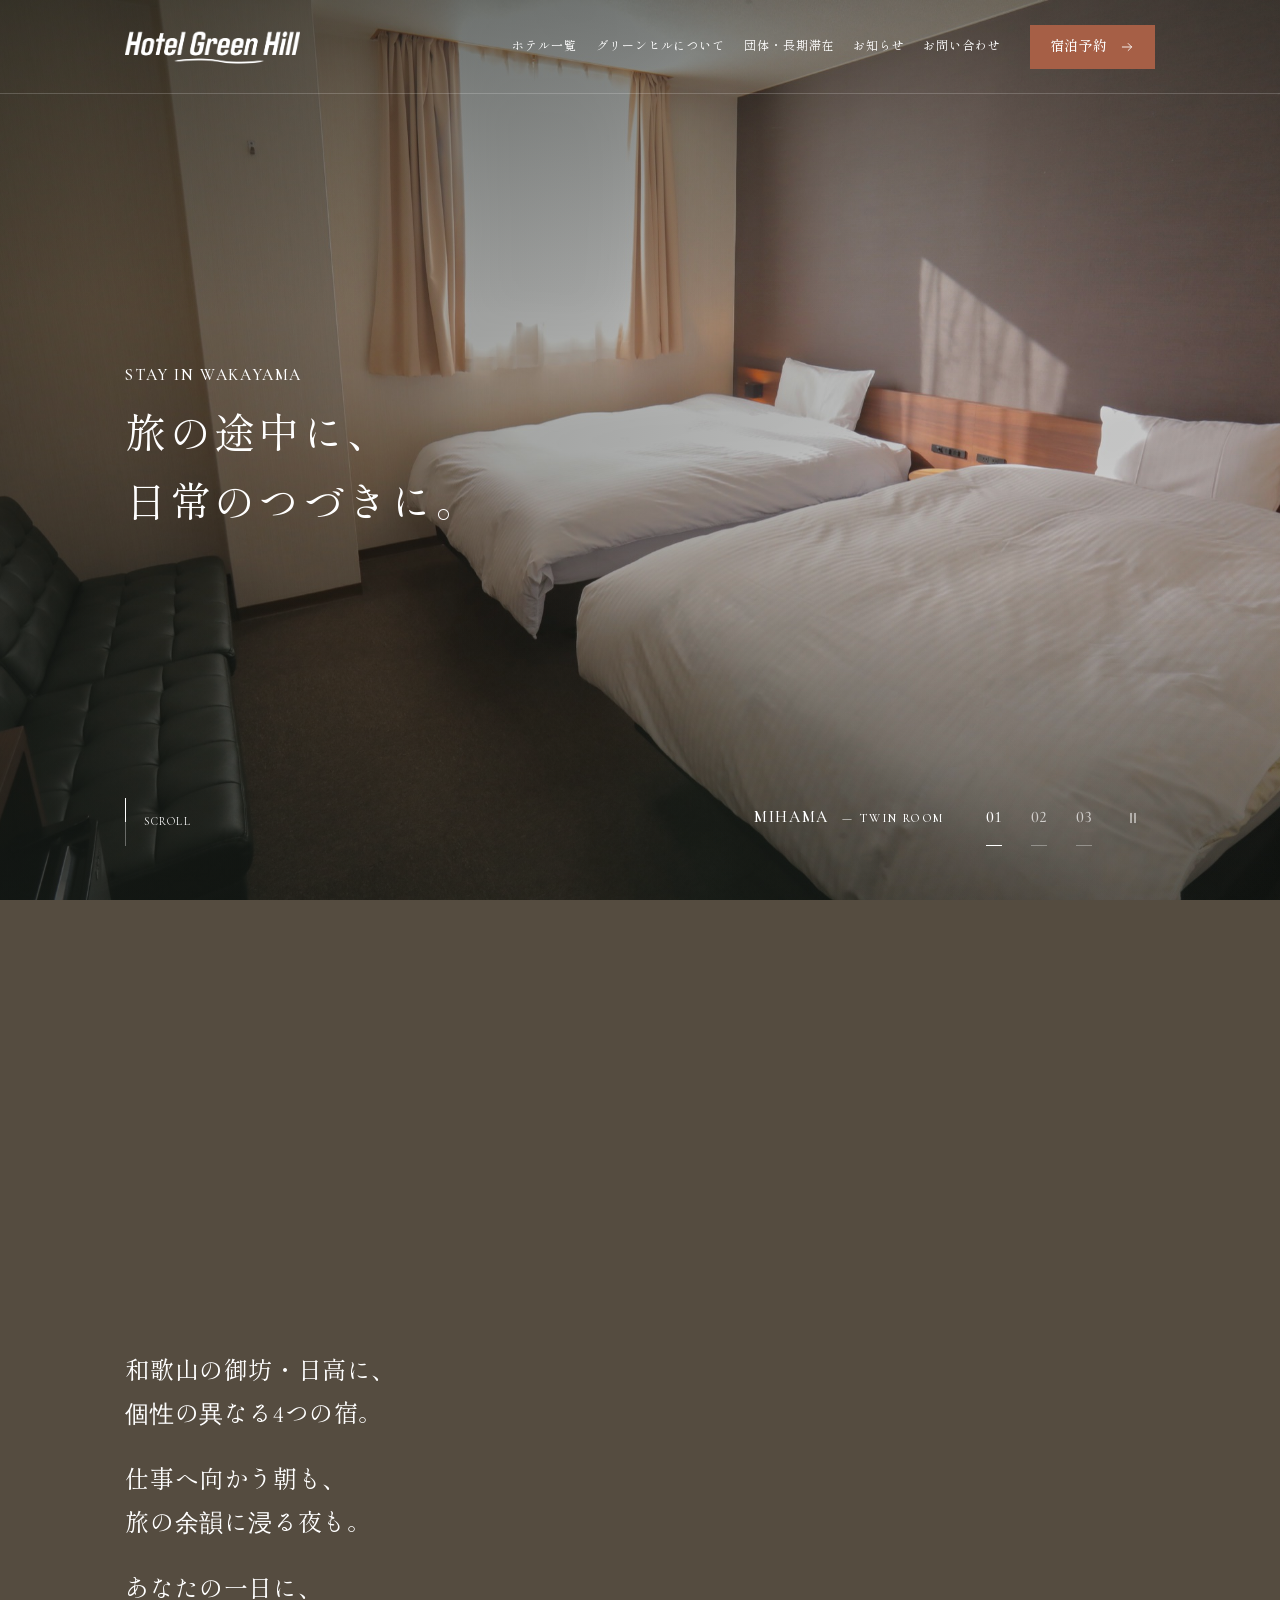
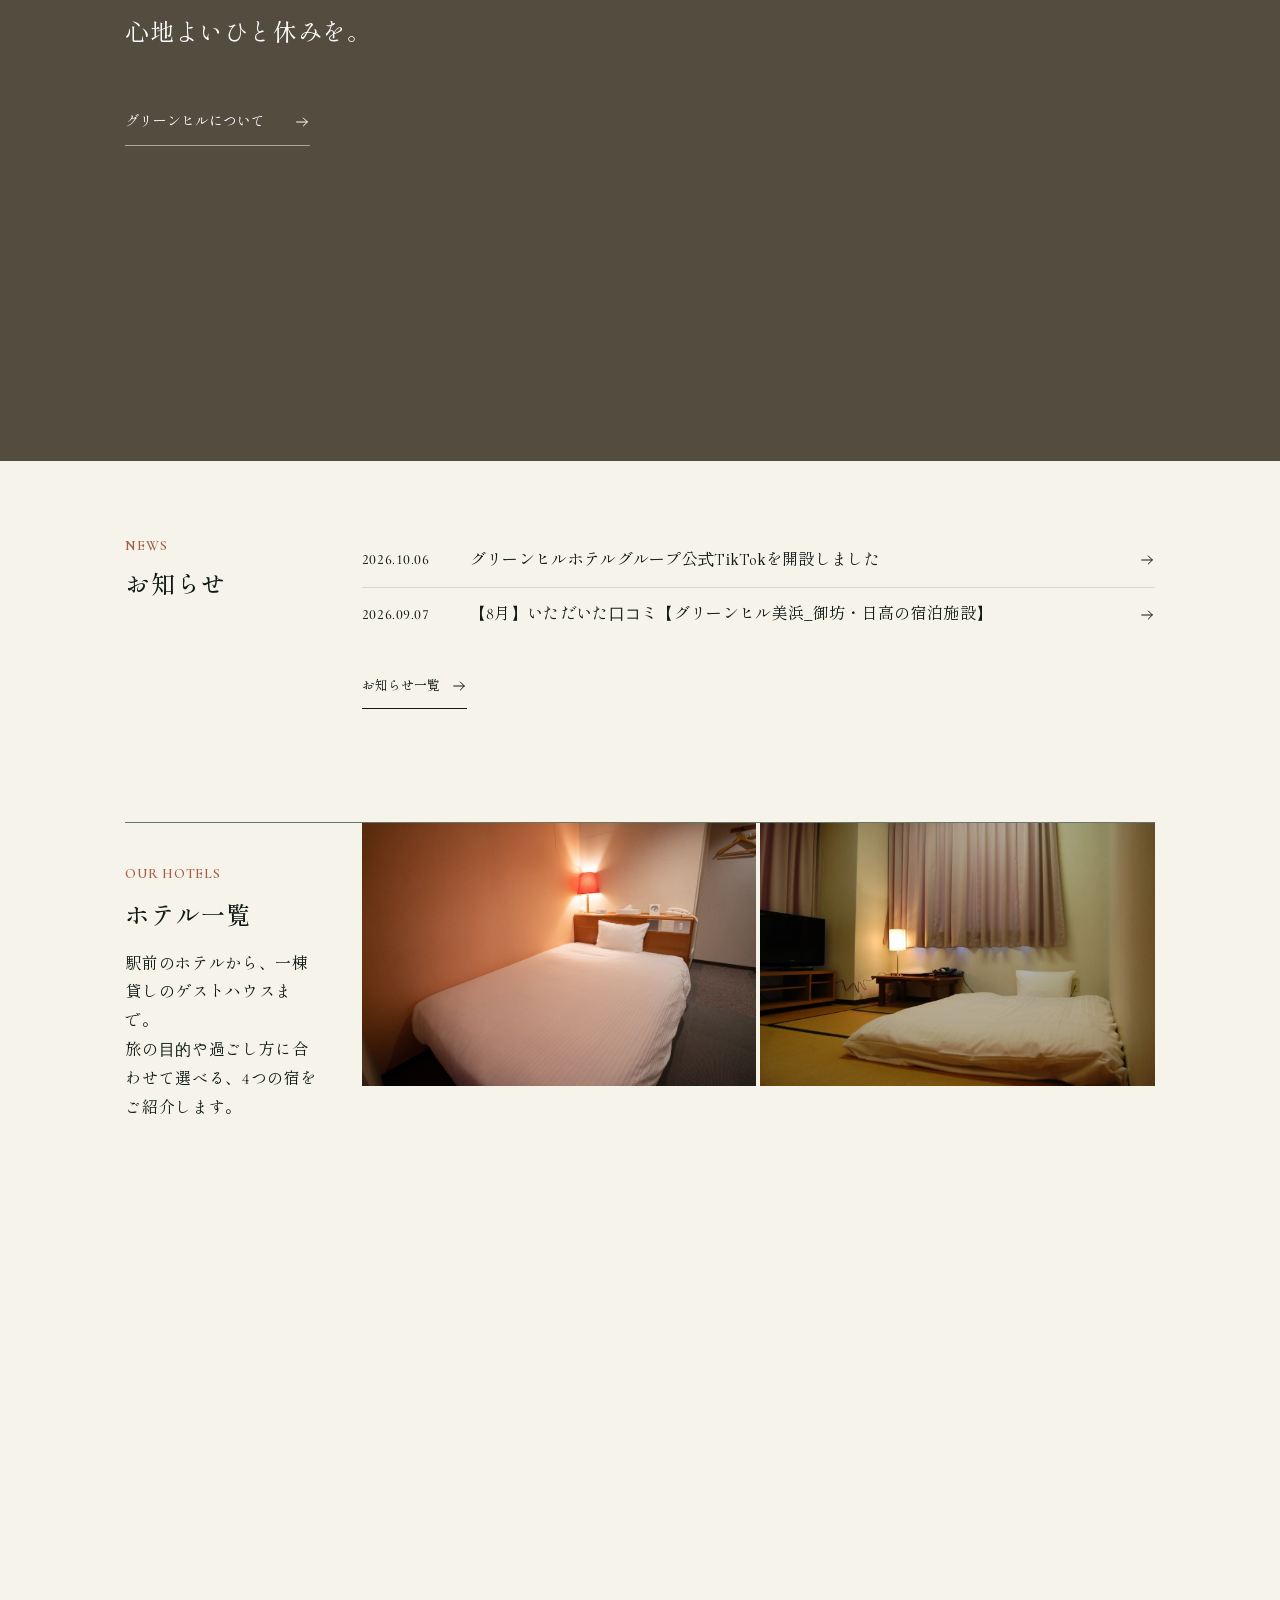
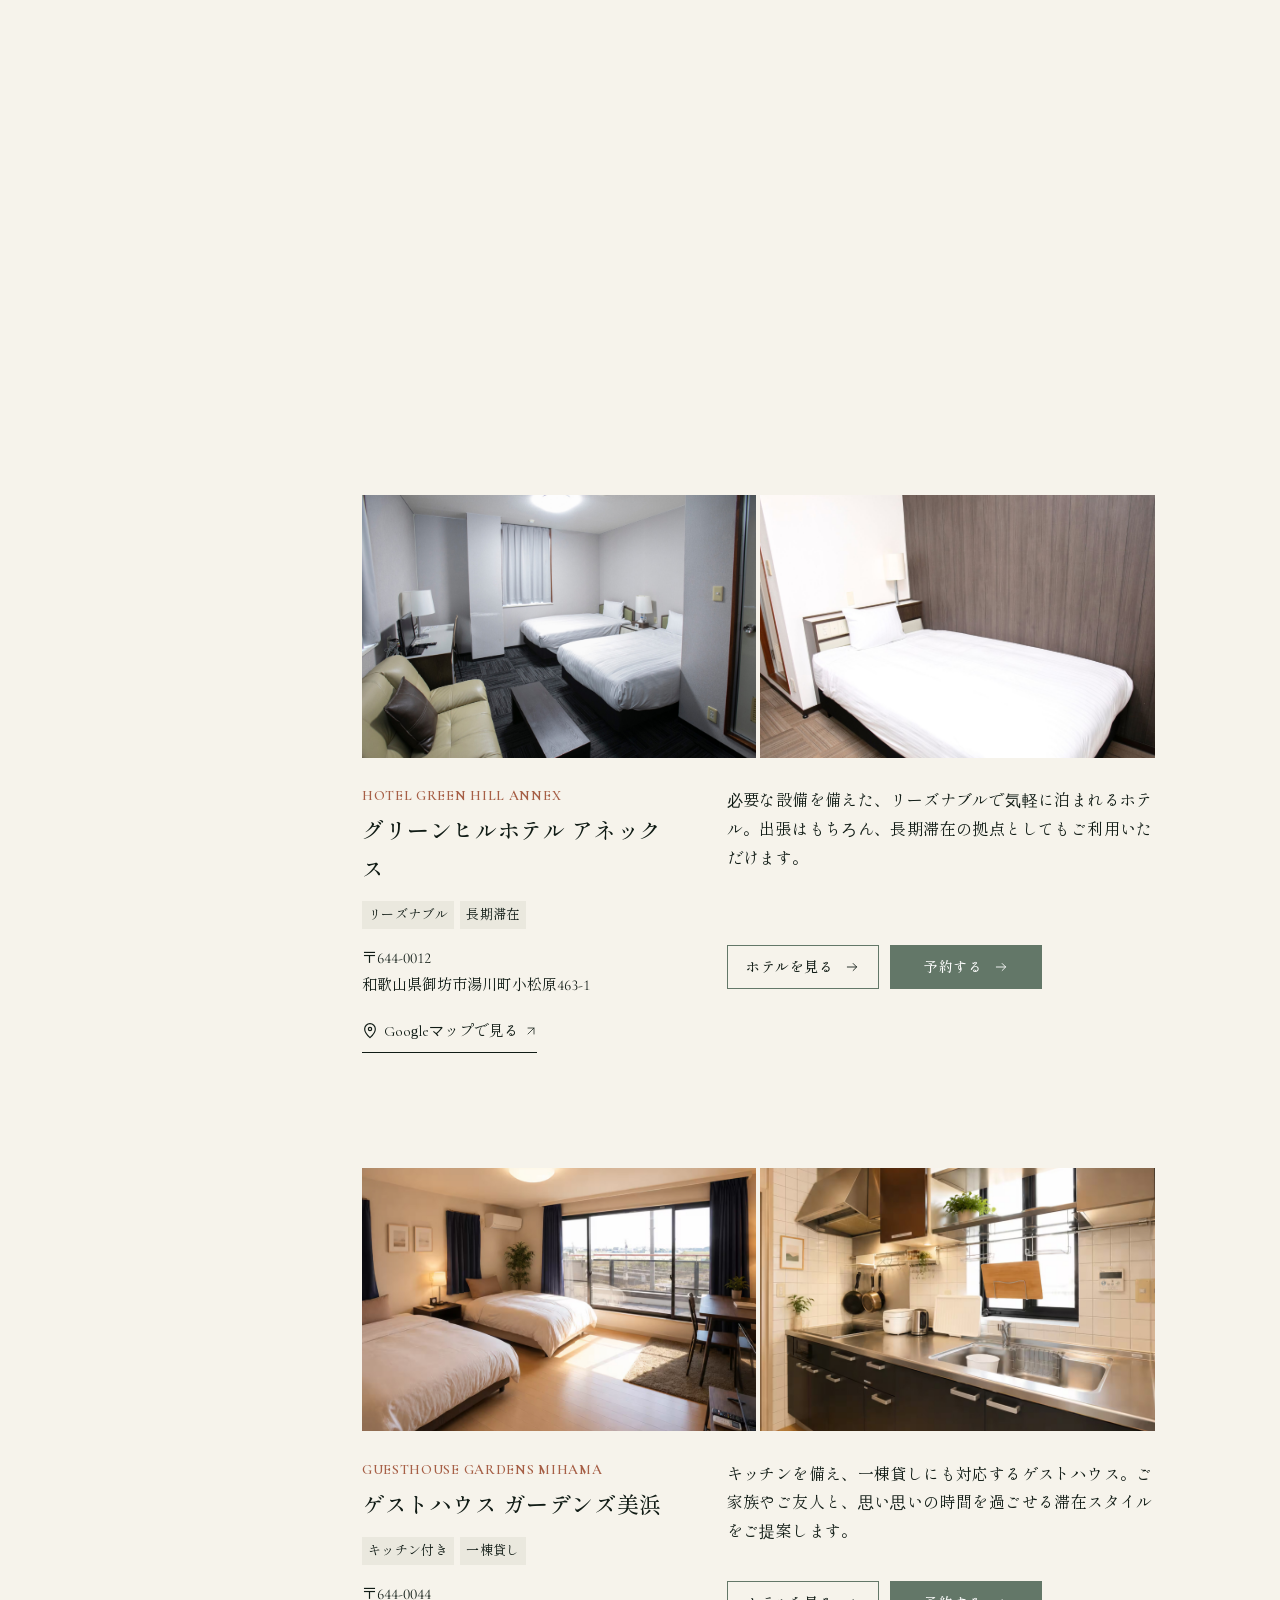
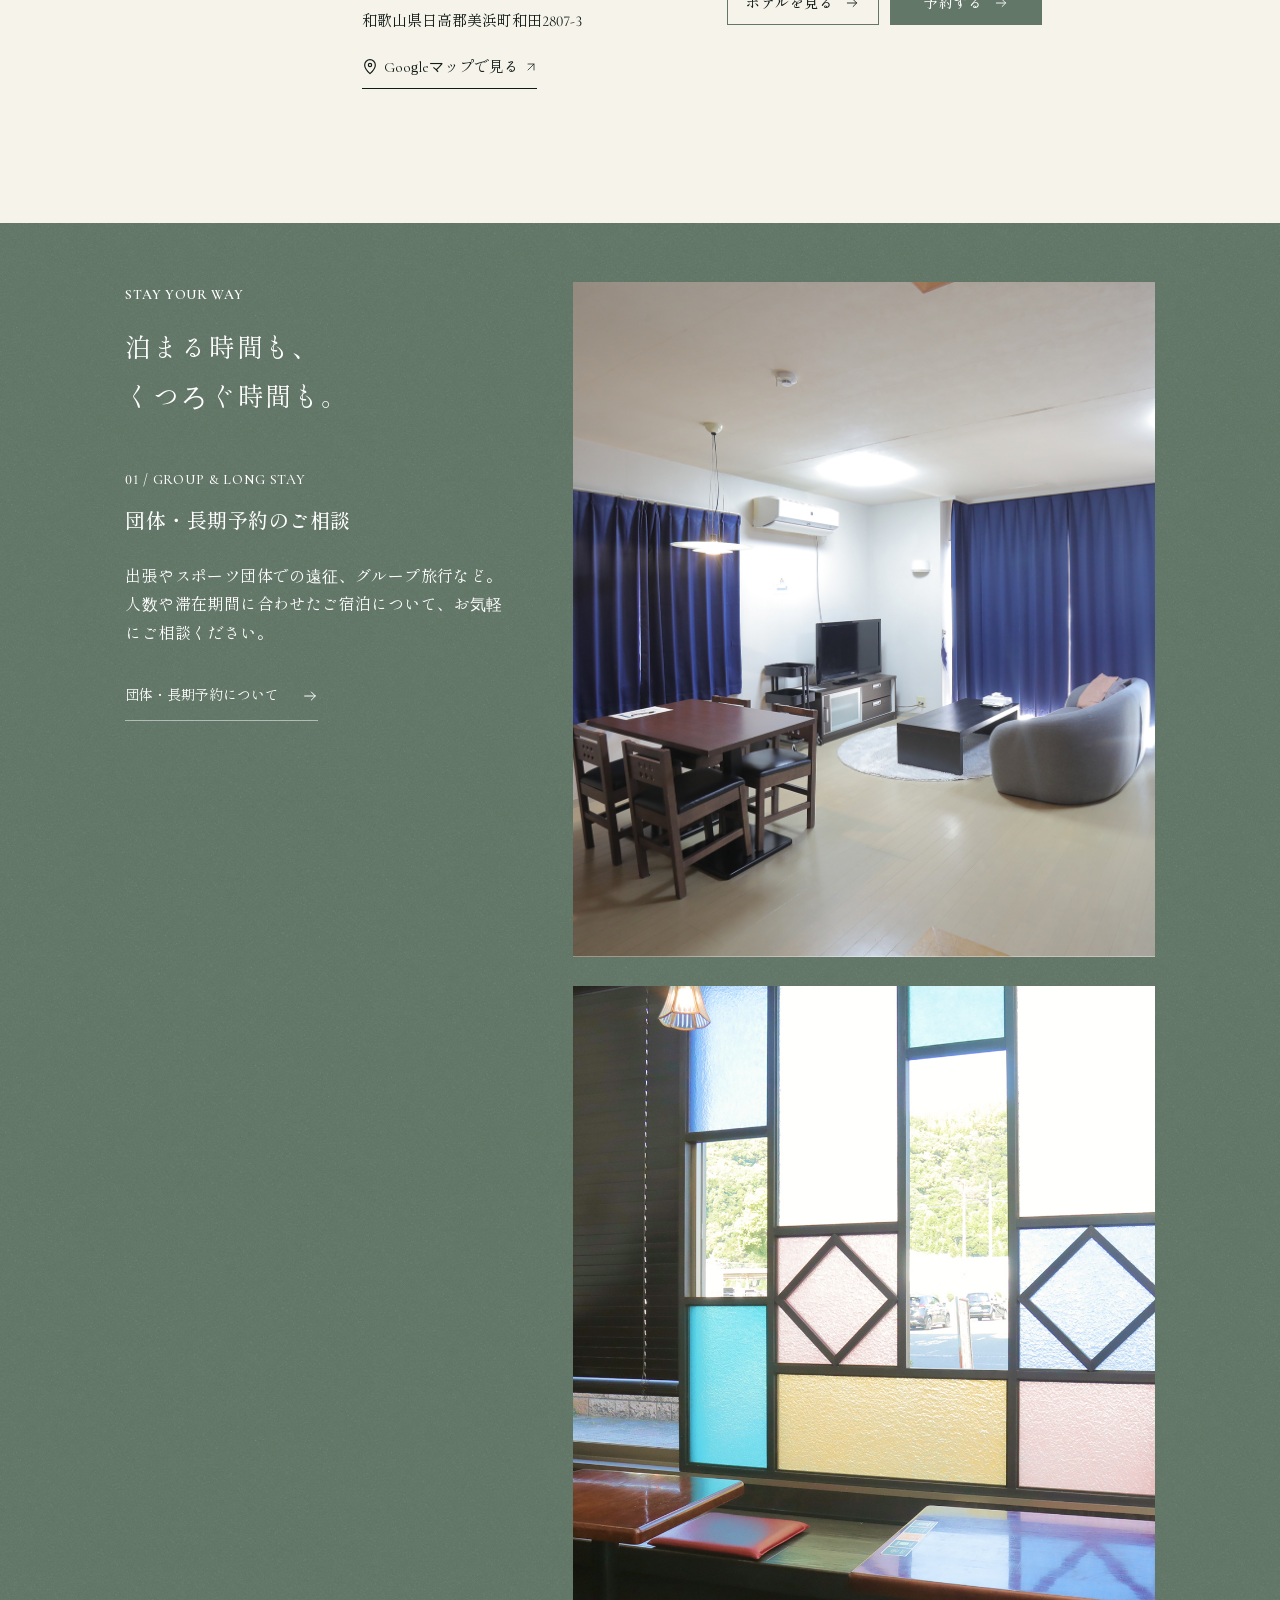
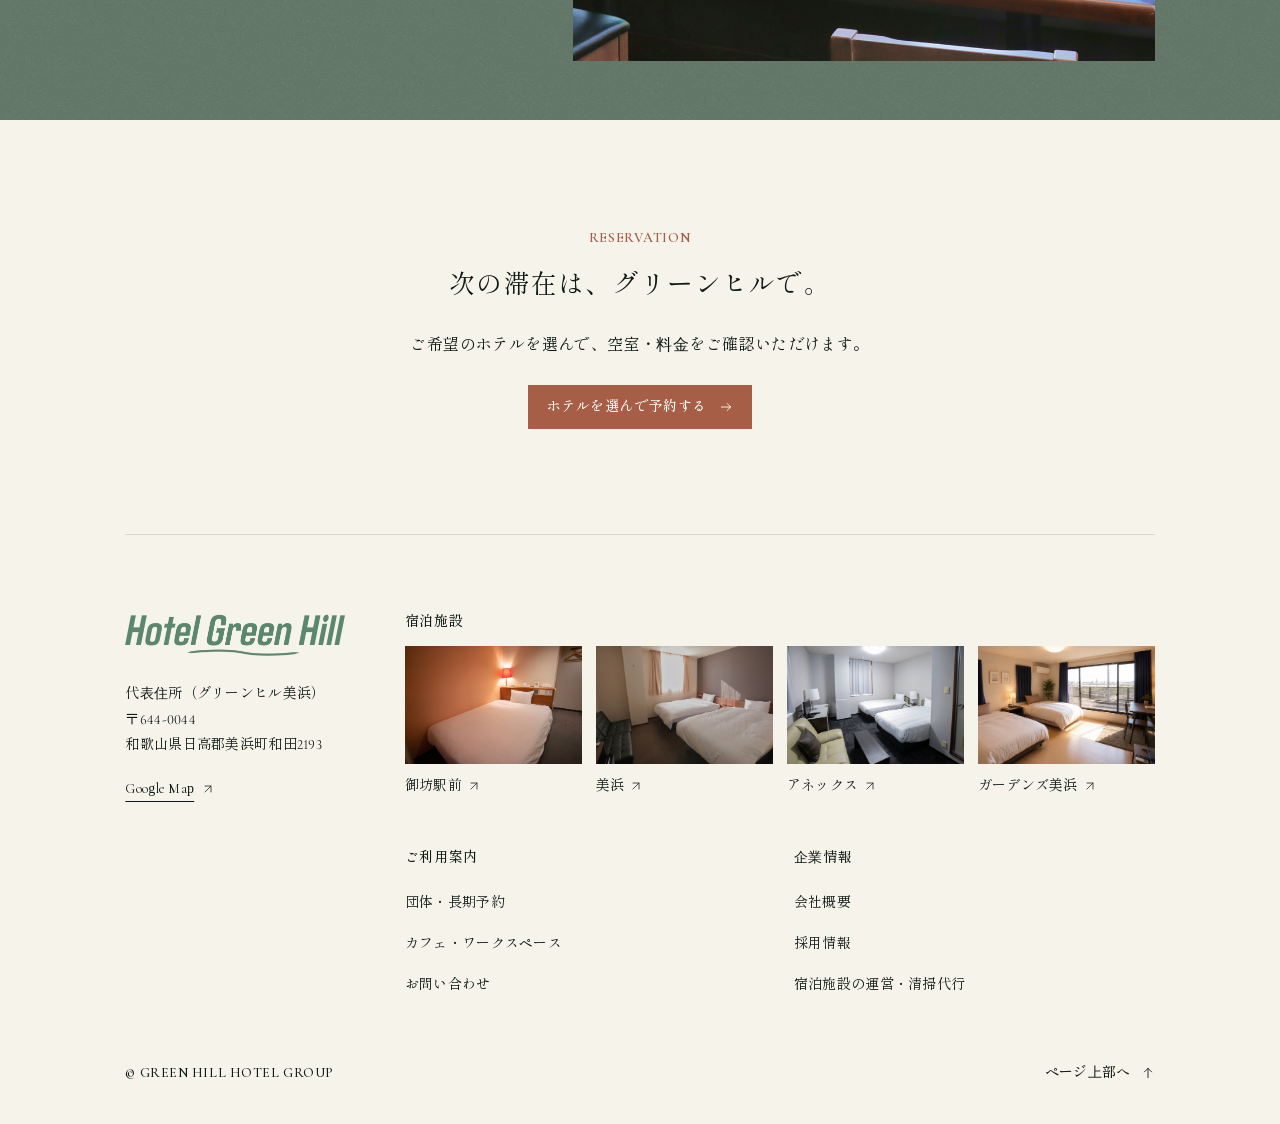
<file: index.html>
<!DOCTYPE html>
<html lang="ja">
<head>
  <meta charset="utf-8">
  <meta name="viewport" content="width=device-width, initial-scale=1">
  <meta name="robots" content="noindex, nofollow, noarchive">
  <meta name="description" content="和歌山・御坊と日高で、あなたらしい滞在を。グリーンヒルホテルグループのトップページ・リデザイン案。">
  <meta name="theme-color" content="#f6f3eb">
  <title>GREEN HILL HOTEL GROUP | トップページ デザイン案</title>
  <script>
    (() => {
      const navigation = performance.getEntriesByType("navigation")[0];
      if (matchMedia("(prefers-reduced-motion: reduce)").matches || location.hash || navigation?.type === "back_forward") return;
      document.documentElement.classList.add("has-opening");
      // Always uncover the page, even if the main script fails to load.
      window.greenhillOpeningTimeout = setTimeout(() => {
        document.documentElement.classList.remove("has-opening", "is-opening-exiting");
        window.dispatchEvent(new Event("opening:timeout"));
      }, 3500);
    })();
  </script>
  <link rel="icon" href="assets/favicon.png">
  <link rel="stylesheet" href="assets/fonts/fonts.css">
  <link rel="stylesheet" href="style.css">
  <script src="script.js" defer></script>
</head>
<body>
  <div class="opening-screen" aria-hidden="true">
    <img class="opening-logo" src="assets/logo.png" width="1756" height="394" alt="">
  </div>
  <svg class="icon-definitions" xmlns="http://www.w3.org/2000/svg" aria-hidden="true" focusable="false"><defs>
    <symbol id="icon-arrow-right" viewBox="0 0 24 24"><path d="M4 12h16m-6-6 6 6-6 6"/></symbol>
    <symbol id="icon-arrow-up-right" viewBox="0 0 24 24"><path d="M6 18 18 6M6 6h12v12"/></symbol>
    <symbol id="icon-arrow-up" viewBox="0 0 24 24"><path d="M12 20V4m-6 6 6-6 6 6"/></symbol>
    <symbol id="icon-close" viewBox="0 0 24 24"><path d="m6 6 12 12M6 18 18 6"/></symbol>
    <symbol id="icon-map-pin" viewBox="0 0 24 24"><path d="M20 9c0 6-8 13-8 13S4 15 4 9a8 8 0 1 1 16 0Z"/><circle cx="12" cy="9" r="2.5"/></symbol>
  </defs></svg>

  <a class="skip-link" href="#main">本文へ移動</a>
  <header class="header" id="header">
    <a class="brand" href="#top" aria-label="グリーンヒルホテルグループ トップ">
      <img class="brand-dark" src="assets/logo.png" width="1756" height="394" alt="Hotel Green Hill">
      <img class="brand-light" src="assets/logo-white.png" alt="" aria-hidden="true">
    </a>
    <nav class="desktop-nav" aria-label="メインナビゲーション">
      <a href="#hotels">ホテル一覧</a>
      <a href="#about">グリーンヒルについて</a>
      <a href="group/">団体・長期滞在</a>
      <a href="#news">お知らせ</a>
      <a href="https://hotel-greenhill.jp/mihama/contact/">お問い合わせ</a>
    </nav>
    <div class="header-actions">
      <button class="reserve-button" type="button" data-reserve><span>宿泊予約</span><svg class="icon" viewBox="0 0 24 24" aria-hidden="true" focusable="false"><use href="#icon-arrow-right"></use></svg></button>
      <button class="menu-button" type="button" aria-label="メニューを開く" aria-haspopup="dialog" aria-controls="menu-dialog"><span></span><span></span></button>
    </div>
  </header>

  <main id="main">
    <section class="hero" id="top" aria-labelledby="hero-title">
      <div class="hero-stage">
        <div class="hero-images" aria-hidden="true">
          <img class="hero-image is-active" src="assets/mihama-room.jpg" alt="" width="2000" height="1333" fetchpriority="high" data-slide="0" data-caption="MIHAMA" data-detail="— TWIN ROOM" data-label="美浜の客室を表示">
          <img class="hero-image hero-image-japanese" src="assets/selected/gardens-japanese.jpg" alt="" width="2048" height="1366" data-slide="1" data-caption="GARDENS MIHAMA" data-detail="— JAPANESE ROOM" data-label="ガーデンズ美浜の日差しの入る和室を表示">
          <img class="hero-image hero-image-station" src="assets/station-room.jpg" alt="" width="2000" height="1333" data-slide="2" data-caption="GOBO STATION" data-detail="— SINGLE ROOM" data-label="御坊駅前のシングルルームを表示">
          <img class="hero-image" src="assets/annex-room.jpg" alt="" width="2000" height="1333" data-slide="3" data-caption="ANNEX" data-detail="— TWIN ROOM" data-label="アネックスのツインルームを表示">
        </div>
        <div class="hero-shade"></div>
      </div>
      <div class="hero-controls-layer">
        <div class="hero-controls">
          <div class="hero-pagination" aria-label="メイン写真の切り替え">
            <p id="slide-caption" aria-live="off">MIHAMA <span>— TWIN ROOM</span></p>
            <div class="slide-buttons">
              <button type="button" class="is-active" data-go-slide="0" aria-label="美浜の客室を表示" aria-pressed="true">01</button>
              <button type="button" data-go-slide="1" aria-label="ガーデンズ美浜の日差しの入る和室を表示" aria-pressed="false">02</button>
              <button type="button" data-go-slide="2" aria-label="御坊駅前のシングルルームを表示" aria-pressed="false">03</button>
              <button type="button" class="hero-playback" aria-label="写真の自動切り替えを一時停止" title="写真の自動切り替えを一時停止" hidden><svg class="icon" viewBox="0 0 24 24" aria-hidden="true" focusable="false"><path d="M9 5v14M15 5v14"></path></svg></button>
            </div>
          </div>
        </div>
      </div>
      <div class="hero-opening">
        <div class="hero-heading">
          <p class="hero-eyebrow">STAY IN WAKAYAMA</p>
          <h1 id="hero-title">旅の途中に、<br>日常のつづきに。</h1>
        </div>
        <div class="hero-bottom">
          <a class="scroll-link" href="#about"><span class="scroll-line" aria-hidden="true"></span><span>SCROLL</span></a>
        </div>
      </div>
      <div class="hero-introduction section-container">
        <div class="hero-introduction-copy" id="about" tabindex="-1">
          <p class="hero-subtitle">和歌山の御坊・日高に、<br>個性の異なる4つの宿。</p>
          <p class="hero-subtitle">仕事へ向かう朝も、<br>旅の余韻に浸る夜も。</p>
          <p class="hero-subtitle">あなたの一日に、<br>心地よいひと休みを。</p>
          <a class="text-link" href="https://hotel-greenhill.jp/company/">グリーンヒルについて <svg class="icon" viewBox="0 0 24 24" aria-hidden="true" focusable="false"><use href="#icon-arrow-right"></use></svg></a>
        </div>
      </div>
    </section>

    <section class="news section-container" id="news" aria-labelledby="news-title">
      <div class="news-heading">
        <p class="eyebrow">NEWS</p>
        <h2 id="news-title">お知らせ</h2>
      </div>
      <div class="news-list">
        <a class="news-item" href="https://hotel-greenhill.jp/news/%e3%82%b0%e3%83%aa%e3%83%bc%e3%83%b3%e3%83%92%e3%83%ab%e3%83%9b%e3%83%86%e3%83%ab%e3%82%b0%e3%83%ab%e3%83%bc%e3%83%97%e5%85%ac%e5%bc%8ftiktok%e3%82%92%e9%96%8b%e8%a8%ad%e3%81%97%e3%81%be%e3%81%97/"><time datetime="2026-10-06">2026.10.06</time><h3>グリーンヒルホテルグループ公式TikTokを開設しました</h3><svg class="icon" viewBox="0 0 24 24" aria-hidden="true" focusable="false"><use href="#icon-arrow-right"></use></svg></a>
        <a class="news-item" href="https://hotel-greenhill.jp/news/%ef%bc%97%e6%9c%88%e3%80%91%e3%81%84%e3%81%9f%e3%81%a0%e3%81%84%e3%81%9f%e5%8f%a3%e3%82%b3%e3%83%9f%e3%80%90%e3%82%b0%e3%83%aa%e3%83%bc%e3%83%b3%e3%83%92%e3%83%ab%e7%be%8e%e6%b5%9c_%e5%be%a1%e5%9d%8a/"><time datetime="2026-09-07">2026.09.07</time><h3>【8月】いただいた口コミ【グリーンヒル美浜_御坊・日高の宿泊施設】</h3><svg class="icon" viewBox="0 0 24 24" aria-hidden="true" focusable="false"><use href="#icon-arrow-right"></use></svg></a>
        <a class="text-link news-more" href="https://hotel-greenhill.jp/news/">お知らせ一覧 <svg class="icon" viewBox="0 0 24 24" aria-hidden="true" focusable="false"><use href="#icon-arrow-right"></use></svg></a>
      </div>
    </section>

    <section class="hotels" id="hotels" aria-labelledby="hotels-title">
      <div class="hotels-layout section-container">
        <div class="hotels-heading">
          <p class="eyebrow">OUR HOTELS</p>
          <h2 id="hotels-title">ホテル一覧</h2>
          <p class="hotels-lead">
            <span>駅前のホテルから、一棟貸しのゲストハウスまで。</span>
            <span>旅の目的や過ごし方に合わせて選べる、4つの宿をご紹介します。</span>
          </p>
        </div>

        <div class="hotels-list">
          <article class="hotel" id="station" aria-labelledby="station-title">
            <div class="hotel-gallery" role="region" aria-label="グリーンヒルホテル 御坊駅前の室内写真" tabindex="0">
              <figure class="hotel-main-photo"><a href="https://hotel-greenhill.jp/gobo-station/"><img src="assets/station-room.jpg" width="2000" height="1333" loading="lazy" alt="御坊駅前の暖かな照明と白いベッドのシングルルーム"></a></figure>
              <figure class="hotel-detail-photo"><a href="https://hotel-greenhill.jp/gobo-station/"><img src="assets/selected/station-japanese.jpg" width="622" height="413" loading="lazy" alt="グリーンヒルホテル御坊駅前の布団と畳のある和室"></a></figure>
            </div>
            <div class="hotel-info">
              <div class="hotel-heading">
                <p class="hotel-name-en">HOTEL GREEN HILL GOBO STATION</p>
                <h3 id="station-title" class="hotel-name">グリーンヒルホテル 御坊駅前</h3>
                <ul class="hotel-features" aria-label="ホテルの特徴"><li>駅徒歩1分</li><li>和室あり</li></ul>
              </div>
              <div class="hotel-body">
                <p class="hotel-description">JR御坊駅から徒歩約1分。電車での出張や観光の拠点に便利なホテルです。シングルルームから和室まで、旅のスタイルに合わせてお選びいただけます。</p>
              </div>
              <div class="hotel-location">
                <address class="hotel-address"><span>〒644-0012</span>和歌山県御坊市湯川町小松原366-27</address>
                <a class="hotel-map" href="https://www.google.com/maps/search/?api=1&amp;query=%E3%82%B0%E3%83%AA%E3%83%BC%E3%83%B3%E3%83%92%E3%83%AB%E3%83%9B%E3%83%86%E3%83%AB%20%E5%BE%A1%E5%9D%8A%E9%A7%85%E5%89%8D%20%E5%92%8C%E6%AD%8C%E5%B1%B1%E7%9C%8C%E5%BE%A1%E5%9D%8A%E5%B8%82%E6%B9%AF%E5%B7%9D%E7%94%BA%E5%B0%8F%E6%9D%BE%E5%8E%9F366-27" target="_blank" rel="noopener noreferrer" aria-label="グリーンヒルホテル 御坊駅前のGoogleマップを開く（新しいタブ）"><svg class="icon icon-map-pin" viewBox="0 0 24 24" aria-hidden="true" focusable="false"><use href="#icon-map-pin"></use></svg>Googleマップで見る <svg class="icon" viewBox="0 0 24 24" aria-hidden="true" focusable="false"><use href="#icon-arrow-up-right"></use></svg></a>
              </div>
              <div class="hotel-links">
                <a class="hotel-button" href="https://hotel-greenhill.jp/gobo-station/">ホテルを見る <svg class="icon" viewBox="0 0 24 24" aria-hidden="true" focusable="false"><use href="#icon-arrow-right"></use></svg></a>
                <a class="hotel-button hotel-button-reserve" href="https://g-gobostation.rwiths.net/r-withs/tfi0010a.do" target="_blank" rel="noopener noreferrer" aria-label="グリーンヒルホテル 御坊駅前を予約する（新しいタブ）">予約する <svg class="icon" viewBox="0 0 24 24" aria-hidden="true" focusable="false"><use href="#icon-arrow-right"></use></svg></a>
              </div>
            </div>
          </article>

          <article class="hotel" id="mihama" aria-labelledby="mihama-title">
            <div class="hotel-gallery" role="region" aria-label="グリーンヒルホテル 美浜の室内写真" tabindex="0">
              <figure class="hotel-main-photo"><a href="https://hotel-greenhill.jp/mihama/"><img src="assets/mihama-room.jpg" width="2000" height="1333" loading="lazy" alt="日差しが差し込むグリーンヒルホテル美浜のツインルーム"></a></figure>
              <figure class="hotel-detail-photo"><a href="https://hotel-greenhill.jp/mihama/"><img src="assets/mihama-japanese-room.jpg" width="1600" height="1066" loading="lazy" alt="グリーンヒルホテル美浜の和室"></a></figure>
            </div>
            <div class="hotel-info">
              <div class="hotel-heading">
                <p class="hotel-name-en">HOTEL GREEN HILL MIHAMA</p>
                <h3 id="mihama-title" class="hotel-name">グリーンヒルホテル 美浜</h3>
                <ul class="hotel-features" aria-label="ホテルの特徴"><li>選べる客室</li><li>周辺に飲食店</li></ul>
              </div>
              <div class="hotel-body">
                <p class="hotel-description">周辺には飲食店が多く、お食事にも便利な立地。シングル・ツイン・ダブル・和室など、人数や目的に合わせた多彩な客室を備えています。</p>
              </div>
              <div class="hotel-location">
                <address class="hotel-address"><span>〒644-0044</span>和歌山県日高郡美浜町和田2193</address>
                <a class="hotel-map" href="https://www.google.com/maps/search/?api=1&amp;query=%E3%82%B0%E3%83%AA%E3%83%BC%E3%83%B3%E3%83%92%E3%83%AB%E3%83%9B%E3%83%86%E3%83%AB%20%E7%BE%8E%E6%B5%9C%20%E5%92%8C%E6%AD%8C%E5%B1%B1%E7%9C%8C%E6%97%A5%E9%AB%98%E9%83%A1%E7%BE%8E%E6%B5%9C%E7%94%BA%E5%92%8C%E7%94%B02193" target="_blank" rel="noopener noreferrer" aria-label="グリーンヒルホテル 美浜のGoogleマップを開く（新しいタブ）"><svg class="icon icon-map-pin" viewBox="0 0 24 24" aria-hidden="true" focusable="false"><use href="#icon-map-pin"></use></svg>Googleマップで見る <svg class="icon" viewBox="0 0 24 24" aria-hidden="true" focusable="false"><use href="#icon-arrow-up-right"></use></svg></a>
              </div>
              <div class="hotel-links">
                <a class="hotel-button" href="https://hotel-greenhill.jp/mihama/">ホテルを見る <svg class="icon" viewBox="0 0 24 24" aria-hidden="true" focusable="false"><use href="#icon-arrow-right"></use></svg></a>
                <a class="hotel-button hotel-button-reserve" href="https://g-mihama.rwiths.net/r-withs/tfi0010a.do" target="_blank" rel="noopener noreferrer" aria-label="グリーンヒルホテル 美浜を予約する（新しいタブ）">予約する <svg class="icon" viewBox="0 0 24 24" aria-hidden="true" focusable="false"><use href="#icon-arrow-right"></use></svg></a>
              </div>
            </div>
          </article>

          <article class="hotel" id="annex" aria-labelledby="annex-title">
            <div class="hotel-gallery" role="region" aria-label="グリーンヒルホテル アネックスの室内写真" tabindex="0">
              <figure class="hotel-main-photo"><a href="https://hotel-greenhill.jp/annex/"><img src="assets/annex-room.jpg" width="2000" height="1333" loading="lazy" alt="アネックスの白いベッドとグレーの壁のツインルーム"></a></figure>
              <figure class="hotel-detail-photo"><a href="https://hotel-greenhill.jp/annex/"><img src="assets/selected/annex-single.jpg" width="2000" height="1125" loading="lazy" alt="アネックスの白いベッドと木目の壁のシングルルーム"></a></figure>
            </div>
            <div class="hotel-info">
              <div class="hotel-heading">
                <p class="hotel-name-en">HOTEL GREEN HILL ANNEX</p>
                <h3 id="annex-title" class="hotel-name">グリーンヒルホテル アネックス</h3>
                <ul class="hotel-features" aria-label="ホテルの特徴"><li>リーズナブル</li><li>長期滞在</li></ul>
              </div>
              <div class="hotel-body">
                <p class="hotel-description">必要な設備を備えた、リーズナブルで気軽に泊まれるホテル。出張はもちろん、長期滞在の拠点としてもご利用いただけます。</p>
              </div>
              <div class="hotel-location">
                <address class="hotel-address"><span>〒644-0012</span>和歌山県御坊市湯川町小松原463-1</address>
                <a class="hotel-map" href="https://www.google.com/maps/search/?api=1&amp;query=%E3%82%B0%E3%83%AA%E3%83%BC%E3%83%B3%E3%83%92%E3%83%AB%E3%83%9B%E3%83%86%E3%83%AB%20%E3%82%A2%E3%83%8D%E3%83%83%E3%82%AF%E3%82%B9%20%E5%92%8C%E6%AD%8C%E5%B1%B1%E7%9C%8C%E5%BE%A1%E5%9D%8A%E5%B8%82%E6%B9%AF%E5%B7%9D%E7%94%BA%E5%B0%8F%E6%9D%BE%E5%8E%9F463-1" target="_blank" rel="noopener noreferrer" aria-label="グリーンヒルホテル アネックスのGoogleマップを開く（新しいタブ）"><svg class="icon icon-map-pin" viewBox="0 0 24 24" aria-hidden="true" focusable="false"><use href="#icon-map-pin"></use></svg>Googleマップで見る <svg class="icon" viewBox="0 0 24 24" aria-hidden="true" focusable="false"><use href="#icon-arrow-up-right"></use></svg></a>
              </div>
              <div class="hotel-links">
                <a class="hotel-button" href="https://hotel-greenhill.jp/annex/">ホテルを見る <svg class="icon" viewBox="0 0 24 24" aria-hidden="true" focusable="false"><use href="#icon-arrow-right"></use></svg></a>
                <a class="hotel-button hotel-button-reserve" href="https://greenhill-gobo.rwiths.net/r-withs/tfi0010a.do" target="_blank" rel="noopener noreferrer" aria-label="グリーンヒルホテル アネックスを予約する（新しいタブ）">予約する <svg class="icon" viewBox="0 0 24 24" aria-hidden="true" focusable="false"><use href="#icon-arrow-right"></use></svg></a>
              </div>
            </div>
          </article>

          <article class="hotel" id="gardens" aria-labelledby="gardens-title">
            <div class="hotel-gallery" role="region" aria-label="ゲストハウス ガーデンズ美浜の室内写真" tabindex="0">
              <figure class="hotel-main-photo"><a href="https://hotel-greenhill.jp/guesthousemihama/"><img src="assets/selected/gardens-bedroom.jpg" width="936" height="730" loading="lazy" alt="ガーデンズ美浜の窓から日差しが入るベッド2台の南ルーム"></a></figure>
              <figure class="hotel-detail-photo"><a href="https://hotel-greenhill.jp/guesthousemihama/"><img src="assets/selected/gardens-kitchen.jpg" width="1040" height="586" loading="lazy" alt="ガーデンズ美浜のキッチン"></a></figure>
            </div>
            <div class="hotel-info">
              <div class="hotel-heading">
                <p class="hotel-name-en">GUESTHOUSE GARDENS MIHAMA</p>
                <h3 id="gardens-title" class="hotel-name">ゲストハウス ガーデンズ美浜</h3>
                <ul class="hotel-features" aria-label="ホテルの特徴"><li>キッチン付き</li><li>一棟貸し</li></ul>
              </div>
              <div class="hotel-body">
                <p class="hotel-description">キッチンを備え、一棟貸しにも対応するゲストハウス。ご家族やご友人と、思い思いの時間を過ごせる滞在スタイルをご提案します。</p>
              </div>
              <div class="hotel-location">
                <address class="hotel-address"><span>〒644-0044</span>和歌山県日高郡美浜町和田2807-3</address>
                <a class="hotel-map" href="https://www.google.com/maps/search/?api=1&amp;query=%E3%82%B2%E3%82%B9%E3%83%88%E3%83%8F%E3%82%A6%E3%82%B9%20%E3%82%AC%E3%83%BC%E3%83%87%E3%83%B3%E3%82%BA%E7%BE%8E%E6%B5%9C%20%E5%92%8C%E6%AD%8C%E5%B1%B1%E7%9C%8C%E6%97%A5%E9%AB%98%E9%83%A1%E7%BE%8E%E6%B5%9C%E7%94%BA%E5%92%8C%E7%94%B02807-3" target="_blank" rel="noopener noreferrer" aria-label="ゲストハウス ガーデンズ美浜のGoogleマップを開く（新しいタブ）"><svg class="icon icon-map-pin" viewBox="0 0 24 24" aria-hidden="true" focusable="false"><use href="#icon-map-pin"></use></svg>Googleマップで見る <svg class="icon" viewBox="0 0 24 24" aria-hidden="true" focusable="false"><use href="#icon-arrow-up-right"></use></svg></a>
              </div>
              <div class="hotel-links">
                <a class="hotel-button" href="https://hotel-greenhill.jp/guesthousemihama/">ホテルを見る <svg class="icon" viewBox="0 0 24 24" aria-hidden="true" focusable="false"><use href="#icon-arrow-right"></use></svg></a>
                <a class="hotel-button hotel-button-reserve" href="https://guesthousemihama.rwiths.net/r-withs/tfs0010a.do" target="_blank" rel="noopener noreferrer" aria-label="ゲストハウス ガーデンズ美浜を予約する（新しいタブ）">予約する <svg class="icon" viewBox="0 0 24 24" aria-hidden="true" focusable="false"><use href="#icon-arrow-right"></use></svg></a>
              </div>
            </div>
          </article>
        </div>
      </div>
    </section>

    <section class="stay" id="stay" aria-labelledby="stay-title">
      <div class="stay-layout section-container">
        <div class="stay-panel">
          <p class="eyebrow">STAY YOUR WAY</p>
          <h2 id="stay-title">泊まる時間も、<br>くつろぐ時間も。</h2>
          <div class="stay-details"></div>
        </div>
        <div class="stay-services">
          <article class="stay-service">
            <figure class="stay-photo stay-photo-group"><img src="assets/selected/gardens-group-living.jpg" width="2048" height="1366" loading="lazy" alt="ガーデンズ美浜のダイニングテーブルとソファのある一棟貸しのリビング"></figure>
            <div class="stay-copy">
              <p class="stay-copy-eyebrow">01 / GROUP & LONG STAY</p>
              <h3>団体・長期予約のご相談</h3>
              <p class="stay-description">出張やスポーツ団体での遠征、グループ旅行など。人数や滞在期間に合わせたご宿泊について、お気軽にご相談ください。</p>
              <a href="group/" class="stay-link">団体・長期予約について <svg class="icon" viewBox="0 0 24 24" aria-hidden="true" focusable="false"><use href="#icon-arrow-right"></use></svg></a>
            </div>
          </article>
          <article class="stay-service">
            <figure class="stay-photo stay-photo-cafe"><img src="assets/selected/station-cafe-seating.jpg" width="1500" height="1200" loading="lazy" alt="御坊駅前のカフェの窓際に並ぶテーブルと座席"></figure>
            <div class="stay-copy">
              <p class="stay-copy-eyebrow">02 / CAFE & WORK</p>
              <h3>カフェ・ワークスペース</h3>
              <p class="stay-description">旅の合間のひと休みや、仕事・勉強の時間に。御坊駅前のカフェで、ドリンクとともに思い思いの時間をお過ごしください。</p>
              <a href="https://hotel-greenhill.jp/cafe/" class="stay-link">カフェについて <svg class="icon" viewBox="0 0 24 24" aria-hidden="true" focusable="false"><use href="#icon-arrow-right"></use></svg></a>
            </div>
          </article>
        </div>
      </div>
    </section>

    <section class="contact section-container" id="reservation" aria-labelledby="contact-title">
      <div class="contact-copy">
        <p class="eyebrow">RESERVATION</p>
        <h2 id="contact-title"><span>次の滞在は、</span><span>グリーンヒルで。</span></h2>
        <p class="contact-description"><span>ご希望のホテルを選んで、</span><span>空室・料金をご確認いただけます。</span></p>
      </div>
      <button type="button" class="contact-reserve" data-reserve>ホテルを選んで予約する <svg class="icon" viewBox="0 0 24 24" aria-hidden="true" focusable="false"><use href="#icon-arrow-right"></use></svg></button>
    </section>
  </main>

  <footer class="footer" id="footer">
    <div class="footer-inner section-container">
      <div class="footer-layout">
        <div class="footer-identity">
          <a class="footer-brand" href="#top"><img src="assets/logo.png" alt="Hotel Green Hill" width="1756" height="394"></a>
          <address class="footer-address">
            <p><span>代表住所（グリーンヒル美浜）</span><span>〒644-0044</span><span>和歌山県日高郡美浜町和田2193</span></p>
            <a class="footer-map" href="https://www.google.com/maps/search/?api=1&amp;query=%E3%82%B0%E3%83%AA%E3%83%BC%E3%83%B3%E3%83%92%E3%83%AB%E3%83%9B%E3%83%86%E3%83%AB%E7%BE%8E%E6%B5%9C%20%E5%92%8C%E6%AD%8C%E5%B1%B1%E7%9C%8C%E6%97%A5%E9%AB%98%E9%83%A1%E7%BE%8E%E6%B5%9C%E7%94%BA%E5%92%8C%E7%94%B02193" target="_blank" rel="noopener noreferrer" aria-label="グリーンヒル美浜のGoogleマップを開く（新しいタブ）">Google Map <svg class="icon" viewBox="0 0 24 24" aria-hidden="true" focusable="false"><use href="#icon-arrow-up-right"></use></svg></a>
          </address>
        </div>
        <div class="footer-nav">
          <nav class="footer-column footer-column-hotels" aria-labelledby="footer-hotels-title">
            <h2 id="footer-hotels-title">宿泊施設</h2>
            <ul class="footer-hotels-grid">
              <li><a class="footer-hotel-link" href="https://hotel-greenhill.jp/gobo-station/" aria-label="グリーンヒルホテル 御坊駅前の公式サイト"><span class="footer-hotel-photo"><img src="assets/station-room.jpg" width="2000" height="1333" loading="lazy" alt=""></span><span class="footer-hotel-name">御坊駅前 <svg class="icon" viewBox="0 0 24 24" aria-hidden="true" focusable="false"><use href="#icon-arrow-up-right"></use></svg></span></a></li>
              <li><a class="footer-hotel-link" href="https://hotel-greenhill.jp/mihama/" aria-label="グリーンヒルホテル 美浜の公式サイト"><span class="footer-hotel-photo"><img src="assets/mihama-room.jpg" width="2000" height="1333" loading="lazy" alt=""></span><span class="footer-hotel-name">美浜 <svg class="icon" viewBox="0 0 24 24" aria-hidden="true" focusable="false"><use href="#icon-arrow-up-right"></use></svg></span></a></li>
              <li><a class="footer-hotel-link" href="https://hotel-greenhill.jp/annex/" aria-label="グリーンヒルホテル アネックスの公式サイト"><span class="footer-hotel-photo"><img src="assets/annex-room.jpg" width="2000" height="1333" loading="lazy" alt=""></span><span class="footer-hotel-name">アネックス <svg class="icon" viewBox="0 0 24 24" aria-hidden="true" focusable="false"><use href="#icon-arrow-up-right"></use></svg></span></a></li>
              <li><a class="footer-hotel-link" href="https://hotel-greenhill.jp/guesthousemihama/" aria-label="ゲストハウス ガーデンズ美浜の公式サイト"><span class="footer-hotel-photo"><img src="assets/selected/gardens-bedroom.jpg" width="936" height="730" loading="lazy" alt=""></span><span class="footer-hotel-name">ガーデンズ美浜 <svg class="icon" viewBox="0 0 24 24" aria-hidden="true" focusable="false"><use href="#icon-arrow-up-right"></use></svg></span></a></li>
            </ul>
          </nav>
          <div class="footer-secondary">
            <nav class="footer-column" aria-labelledby="footer-guide-title">
              <h2 id="footer-guide-title">ご利用案内</h2>
              <ul>
                <li><a href="group/">団体・長期予約</a></li>
                <li><a href="https://hotel-greenhill.jp/cafe/"><span><span class="footer-link-phrase">カフェ・</span><span class="footer-link-phrase">ワークスペース</span></span></a></li>
                <li><a href="https://hotel-greenhill.jp/mihama/contact/">お問い合わせ</a></li>
              </ul>
            </nav>
            <nav class="footer-column" aria-labelledby="footer-company-title">
              <h2 id="footer-company-title">企業情報</h2>
              <ul>
                <li><a href="https://hotel-greenhill.jp/company/">会社概要</a></li>
                <li><a href="https://hotel-greenhill.jp/company/recruit/">採用情報</a></li>
                <li><a href="https://hotel-greenhill.jp/minpaku/"><span><span class="footer-link-phrase">宿泊施設の</span><span class="footer-link-phrase">運営・清掃代行</span></span></a></li>
              </ul>
            </nav>
          </div>
        </div>
      </div>
      <div class="footer-bottom">
        <small>© GREEN HILL HOTEL GROUP</small>
        <a class="back-top" href="#top">ページ上部へ <svg class="icon" viewBox="0 0 24 24" aria-hidden="true" focusable="false"><use href="#icon-arrow-up"></use></svg></a>
      </div>
    </div>
  </footer>

  <dialog class="reservation-dialog" id="reservation-dialog" aria-labelledby="reservation-title">
    <button class="dialog-close" type="button" data-close-dialog aria-label="予約メニューを閉じる"><svg class="icon" viewBox="0 0 24 24" aria-hidden="true" focusable="false"><use href="#icon-close"></use></svg></button>
    <p class="eyebrow">RESERVATION</p><h2 id="reservation-title">あなたの一軒を、選ぶ。</h2><p class="dialog-description">ご希望の施設の予約サイトへご案内します。</p>
    <div class="reservation-hotels">
      <a href="https://g-gobostation.rwiths.net/r-withs/tfi0010a.do" target="_blank" rel="noopener noreferrer"><img src="assets/station-room.jpg" alt=""><span><small>01 / GOBO STATION</small>グリーンヒルホテル 御坊駅前</span><svg class="icon" viewBox="0 0 24 24" aria-hidden="true" focusable="false"><use href="#icon-arrow-right"></use></svg><span class="sr-only">（新しいタブ）</span></a>
      <a href="https://g-mihama.rwiths.net/r-withs/tfi0010a.do" target="_blank" rel="noopener noreferrer"><img src="assets/mihama-room.jpg" alt=""><span><small>02 / MIHAMA</small>グリーンヒルホテル 美浜</span><svg class="icon" viewBox="0 0 24 24" aria-hidden="true" focusable="false"><use href="#icon-arrow-right"></use></svg><span class="sr-only">（新しいタブ）</span></a>
      <a href="https://greenhill-gobo.rwiths.net/r-withs/tfi0010a.do" target="_blank" rel="noopener noreferrer"><img src="assets/annex-room.jpg" alt=""><span><small>03 / ANNEX</small>グリーンヒルホテル アネックス</span><svg class="icon" viewBox="0 0 24 24" aria-hidden="true" focusable="false"><use href="#icon-arrow-right"></use></svg><span class="sr-only">（新しいタブ）</span></a>
      <a href="https://guesthousemihama.rwiths.net/r-withs/tfs0010a.do" target="_blank" rel="noopener noreferrer"><img src="assets/selected/gardens-bedroom.jpg" alt=""><span><small>04 / GARDENS MIHAMA</small>ゲストハウス ガーデンズ美浜</span><svg class="icon" viewBox="0 0 24 24" aria-hidden="true" focusable="false"><use href="#icon-arrow-right"></use></svg><span class="sr-only">（新しいタブ）</span></a>
    </div><p class="reservation-note">ご予約・空室状況は各施設の予約サイトでご確認ください。</p>
  </dialog>
  <dialog class="menu-dialog" id="menu-dialog" aria-labelledby="menu-title">
    <button class="dialog-close" type="button" data-close-dialog aria-label="メニューを閉じる"><svg class="icon" viewBox="0 0 24 24" aria-hidden="true" focusable="false"><use href="#icon-close"></use></svg></button>
    <p class="eyebrow" id="menu-title">GREEN HILL HOTEL GROUP</p>
    <nav aria-label="モバイルナビゲーション">
      <a href="#hotels"><span>Our hotels</span>ホテル一覧</a>
      <a href="#about"><span>About us</span>グリーンヒルについて</a>
      <a href="group/"><span>GROUP & LONG STAY</span>団体・長期滞在</a>
      <a href="#news"><span>Journal & news</span>お知らせ</a>
      <a href="https://hotel-greenhill.jp/mihama/contact/"><span>CONTACT</span>お問い合わせ</a>
    </nav>
    <button type="button" class="contact-reserve" data-reserve>宿泊予約 <svg class="icon" viewBox="0 0 24 24" aria-hidden="true" focusable="false"><use href="#icon-arrow-right"></use></svg></button>
  </dialog>
</body>
</html>
</file>
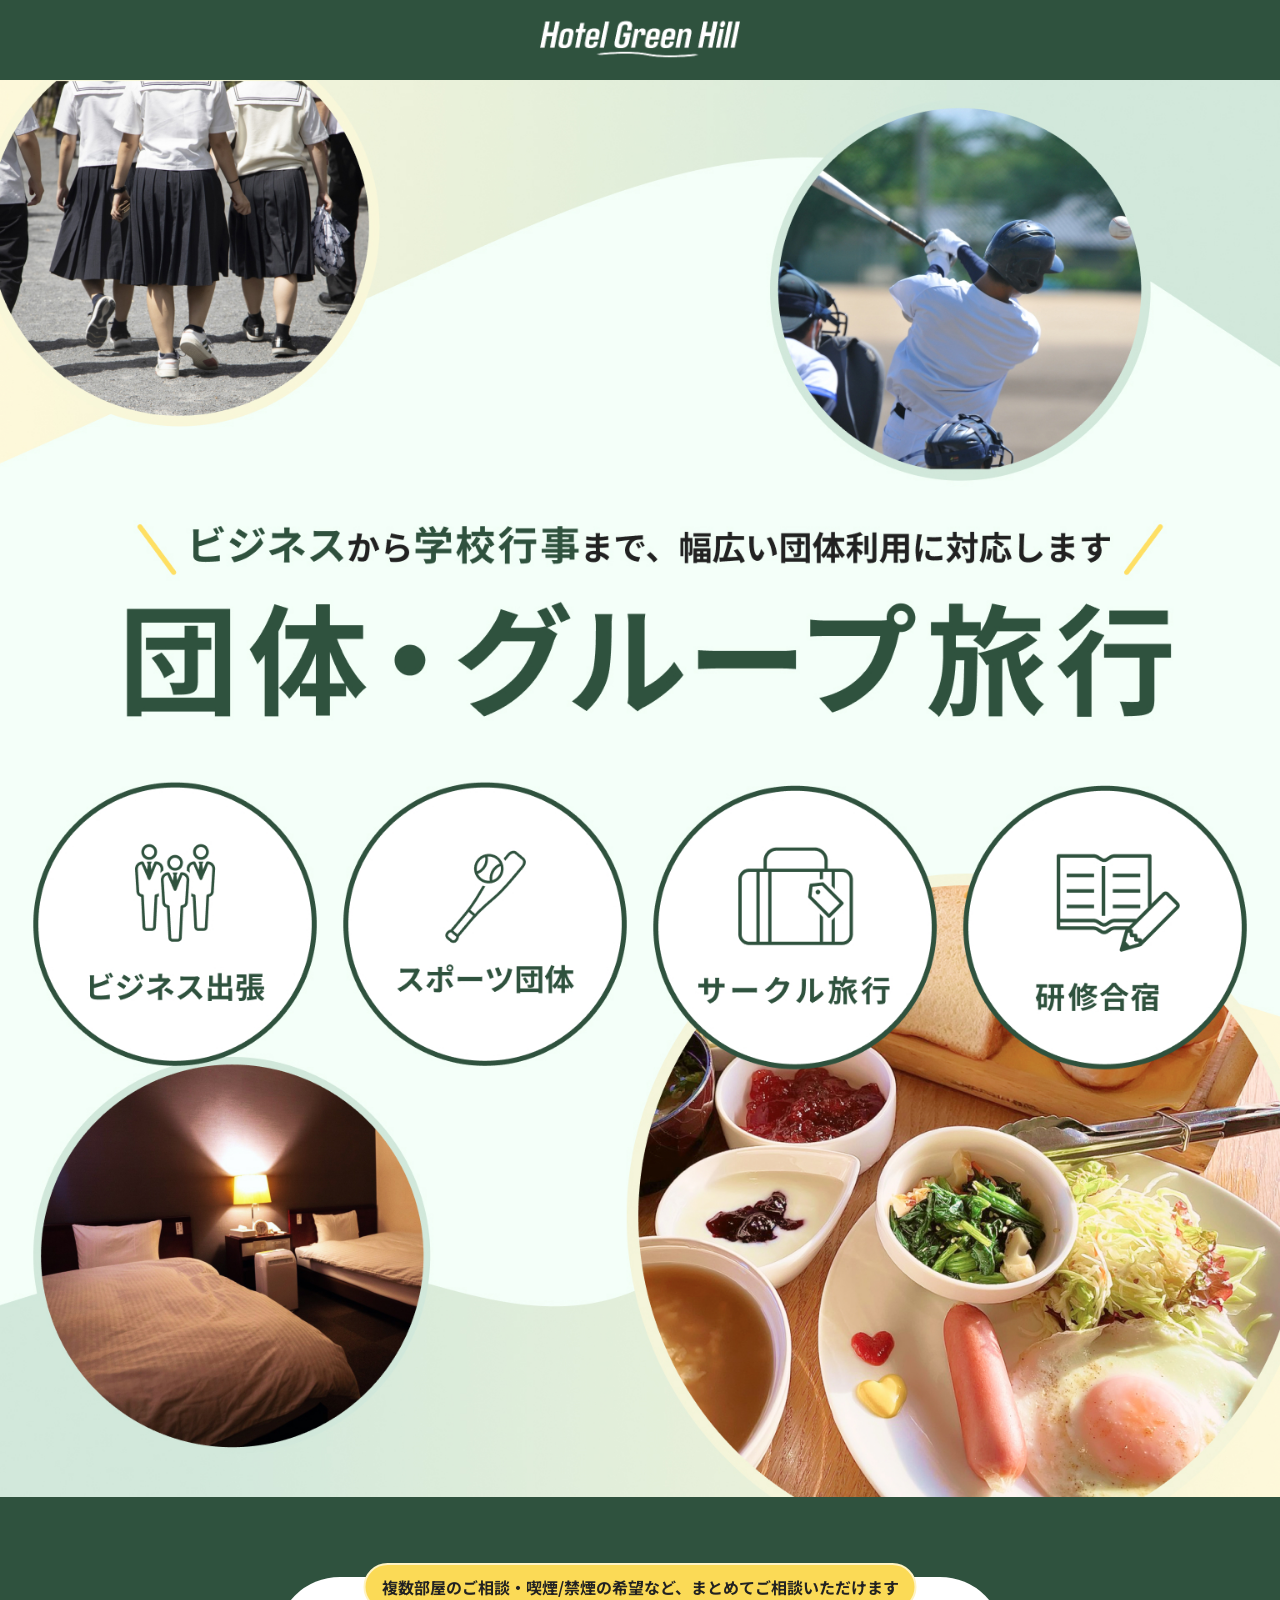
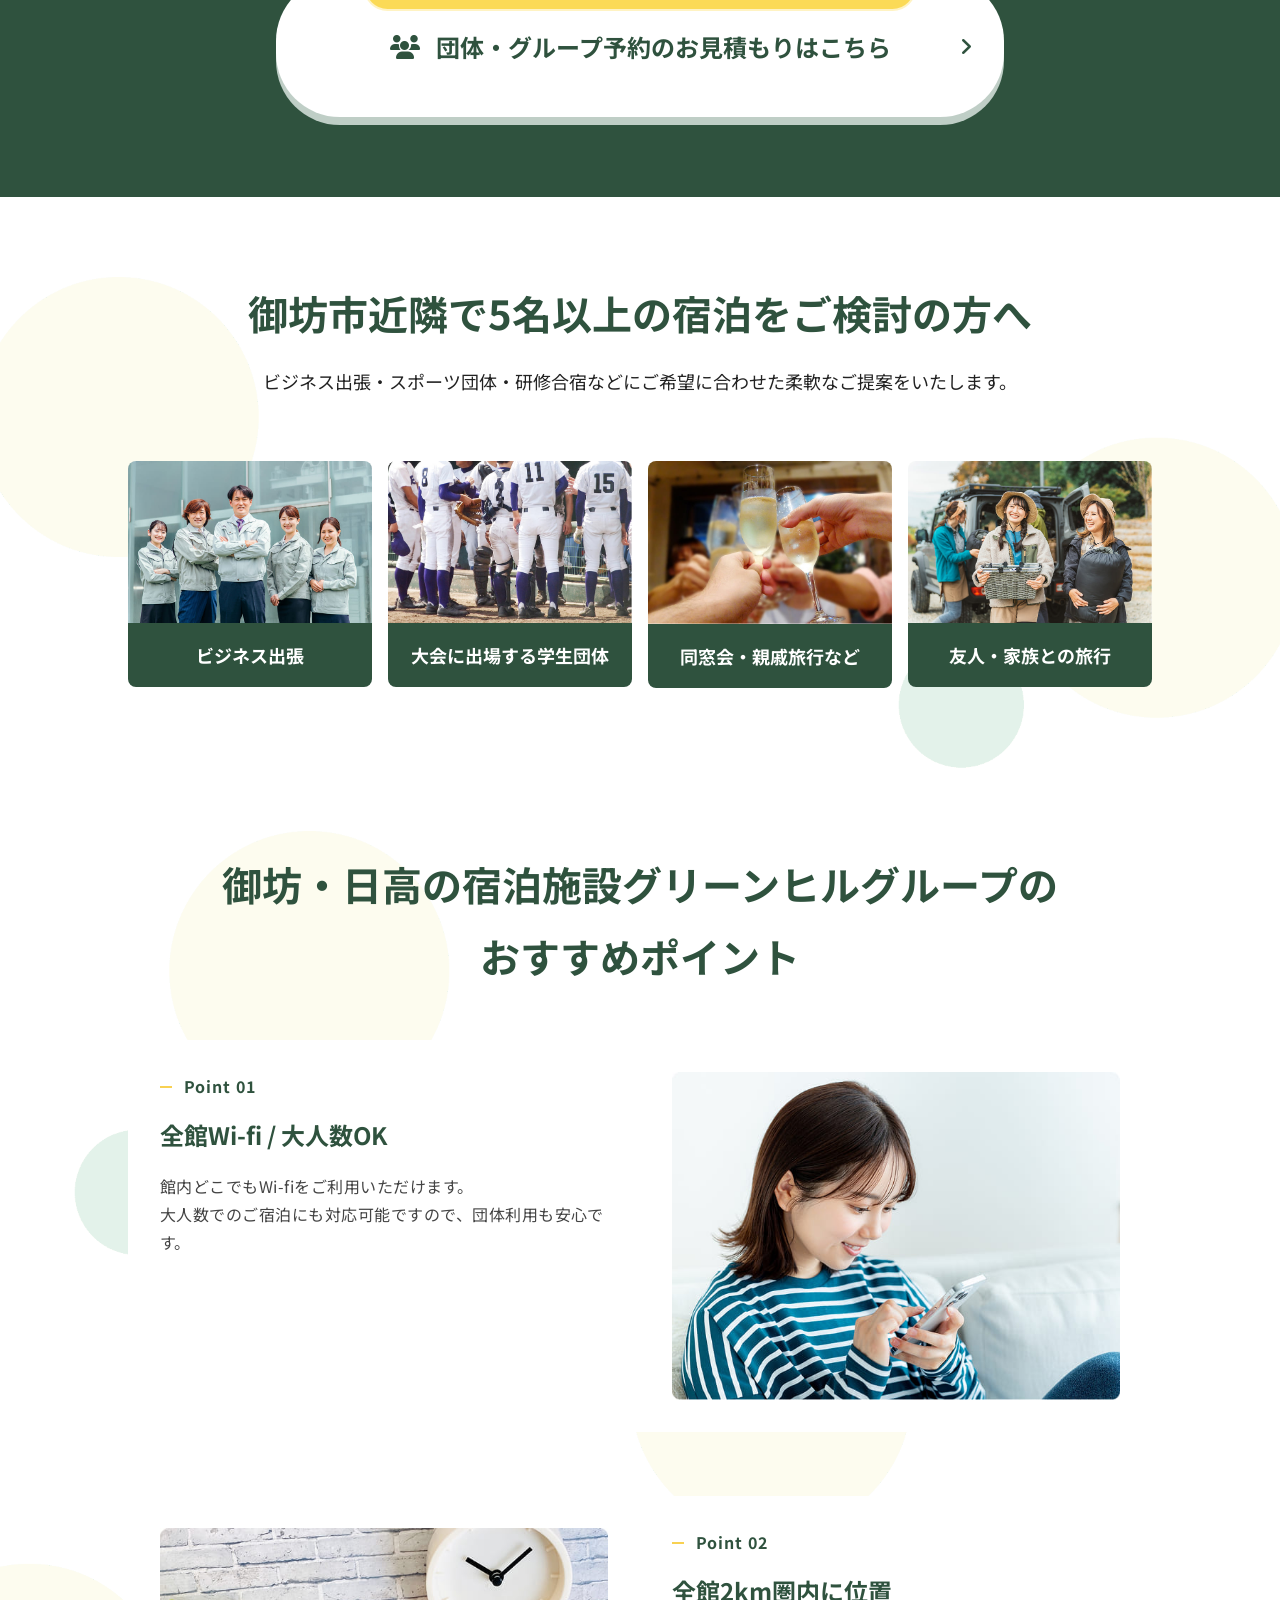
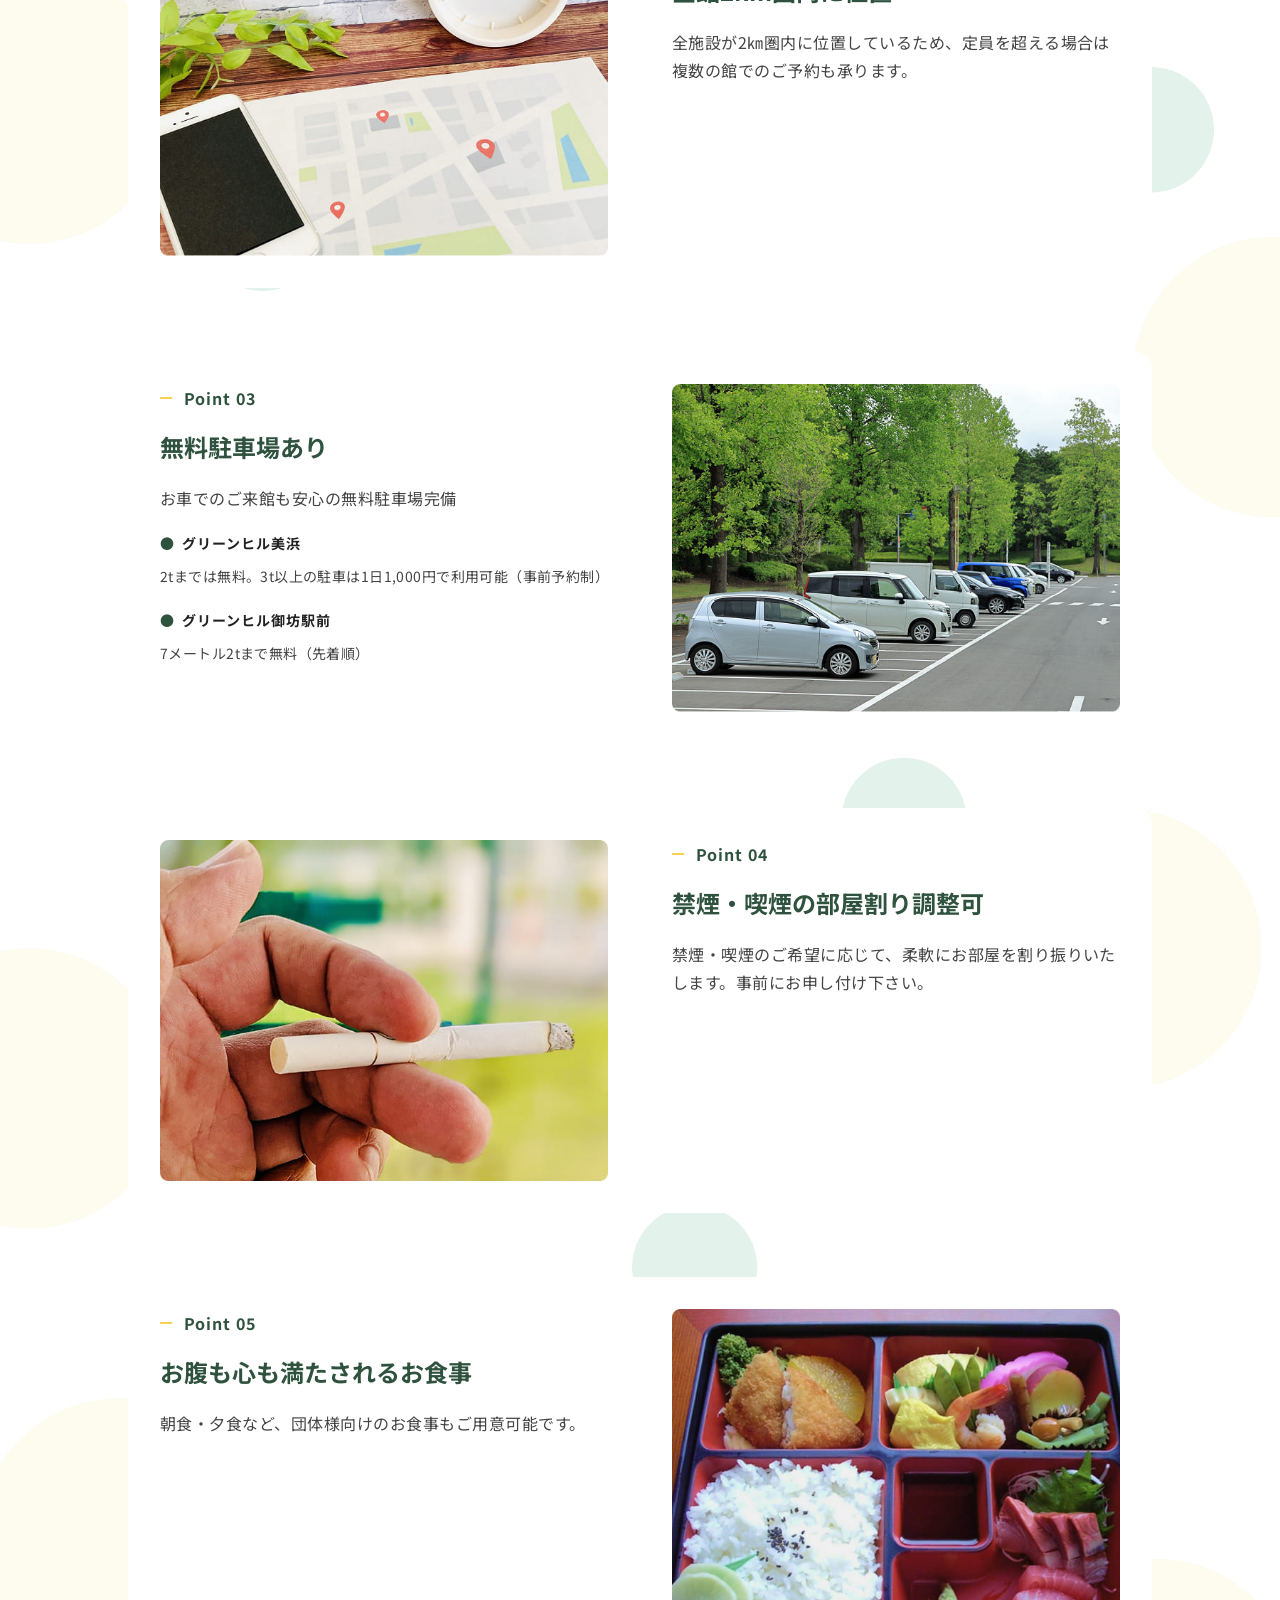
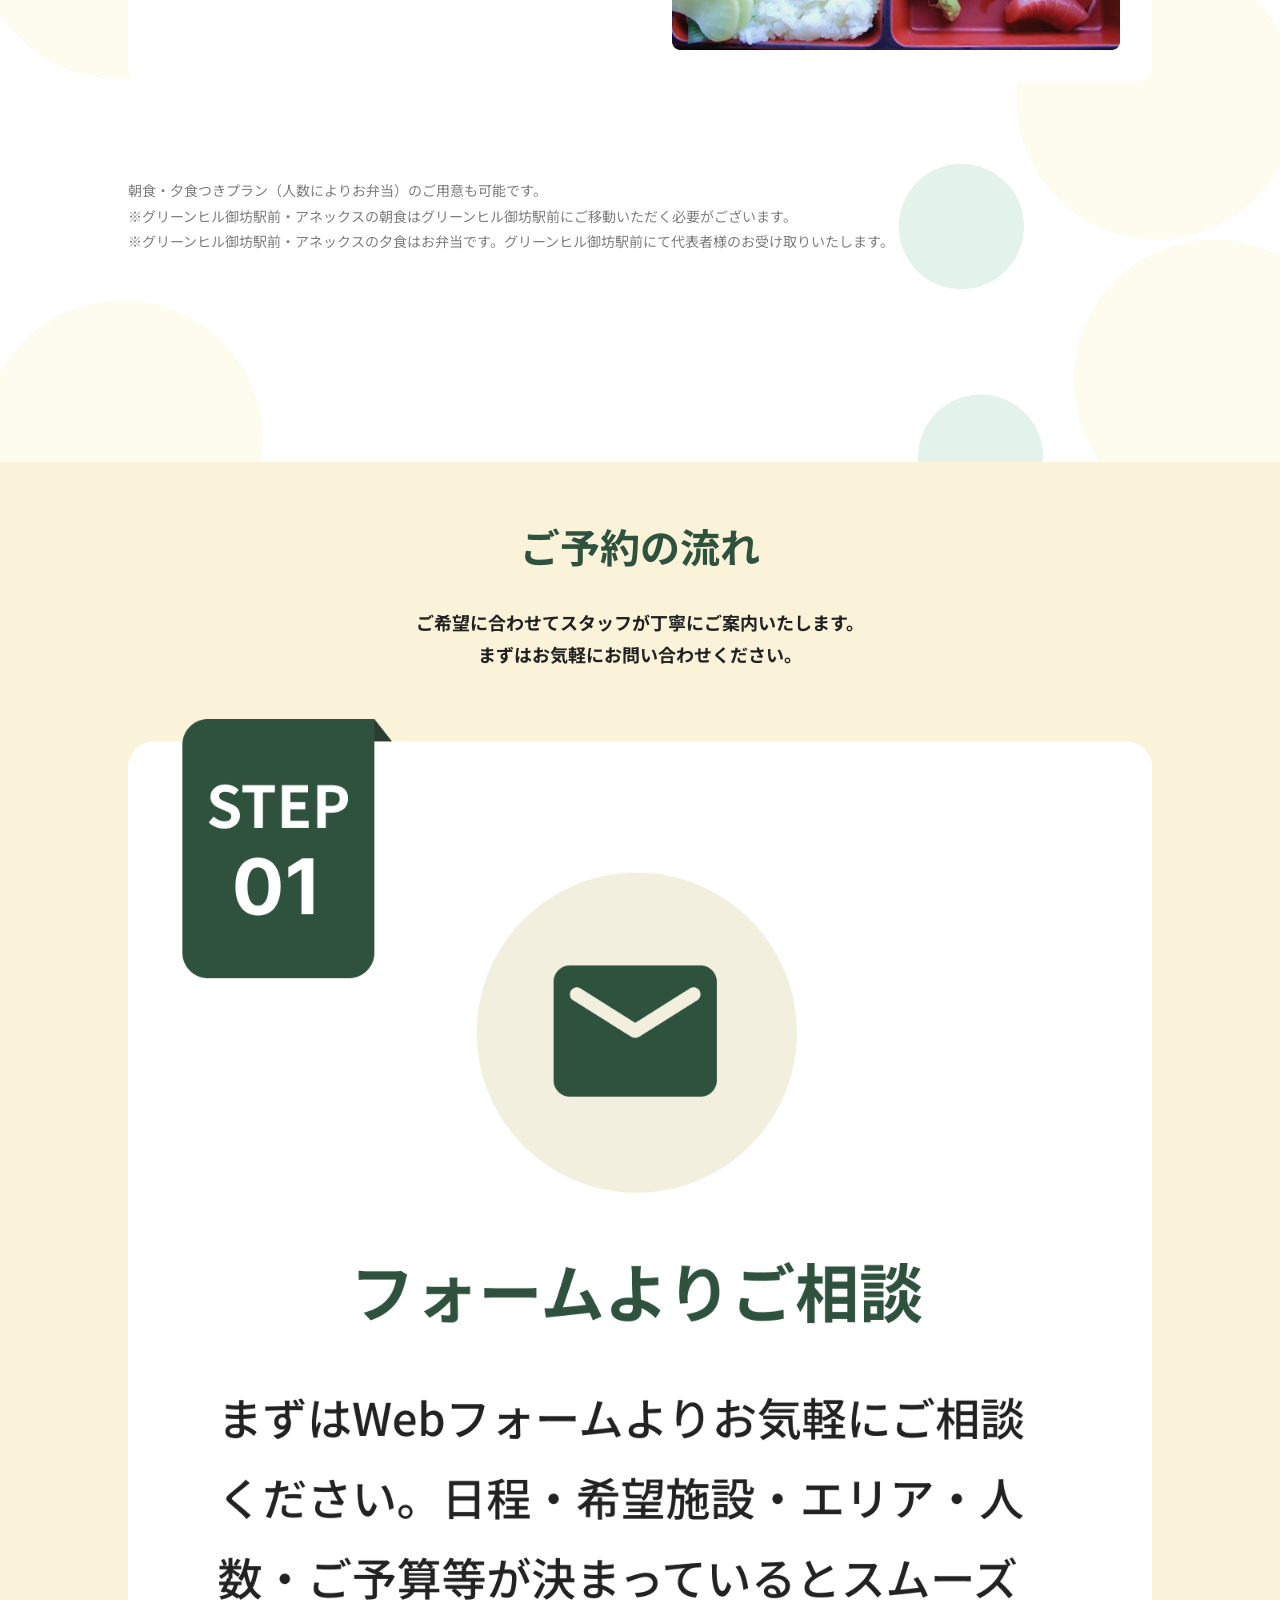
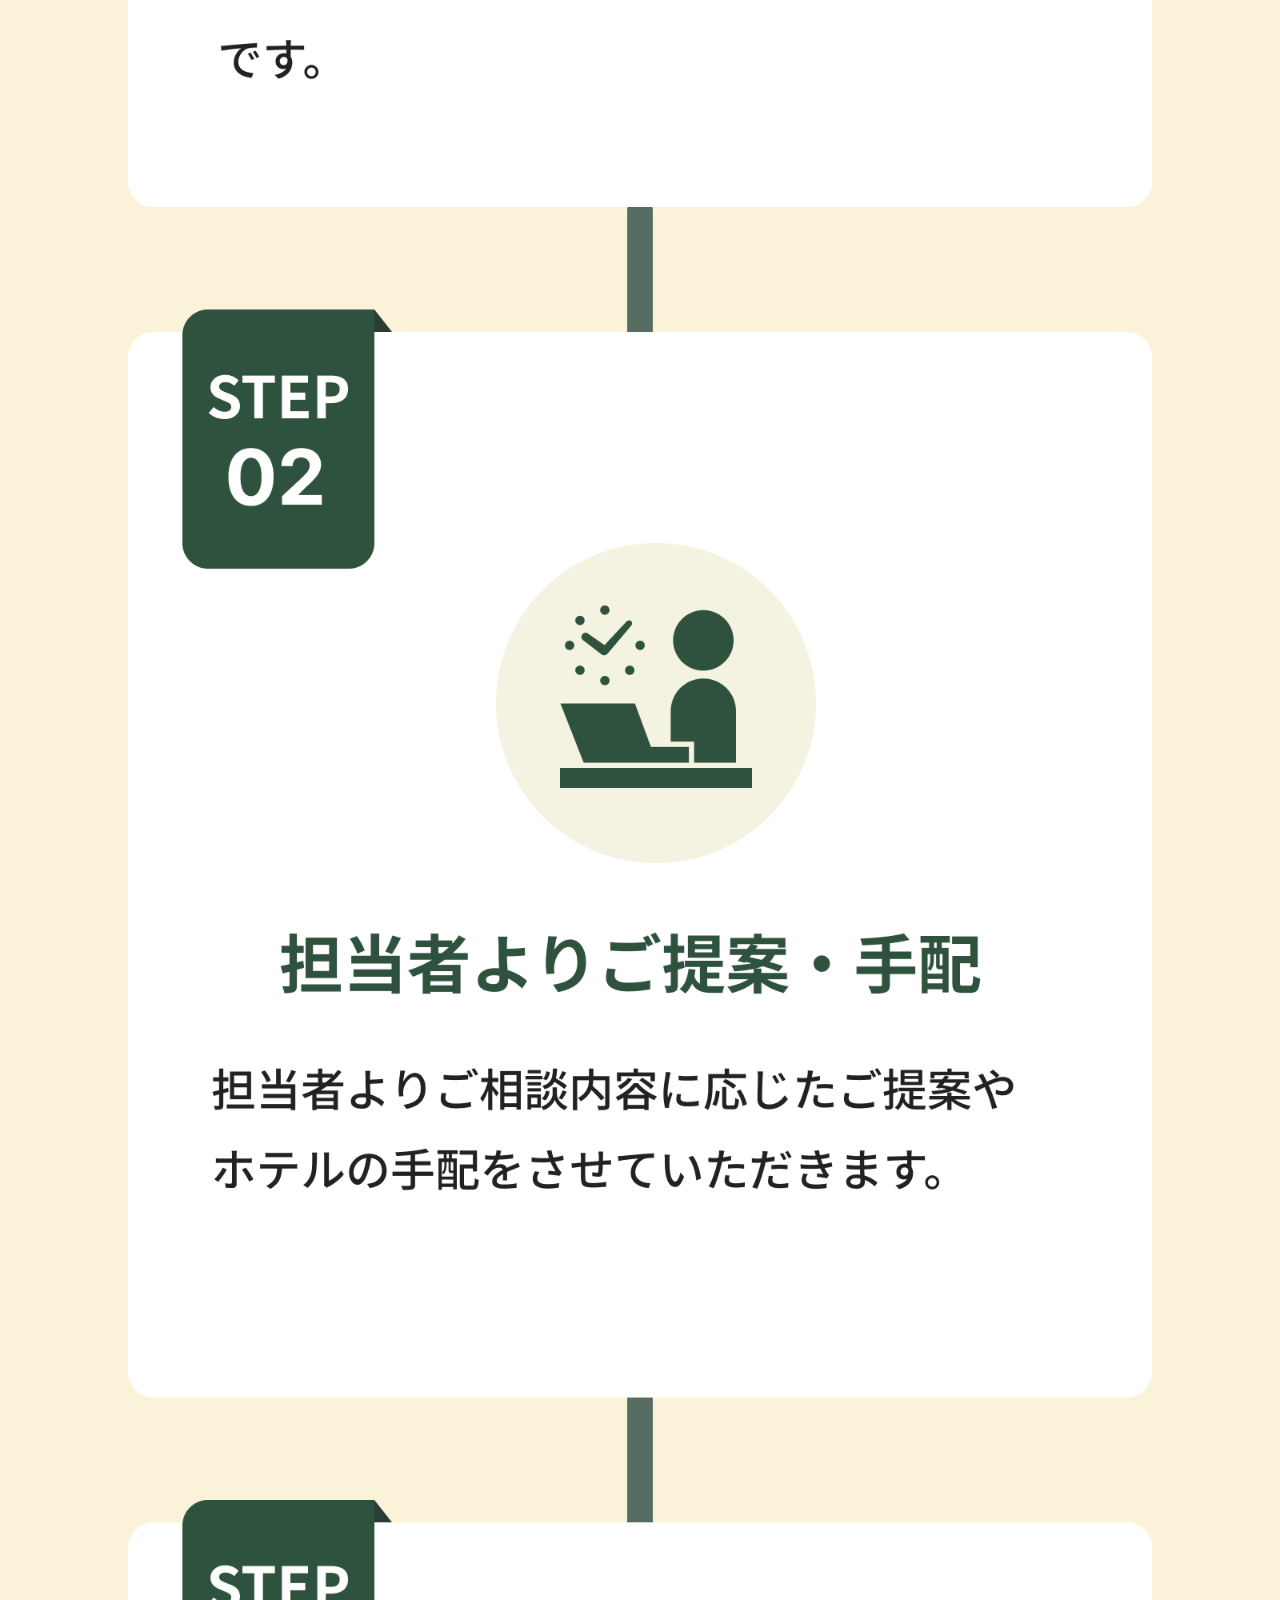
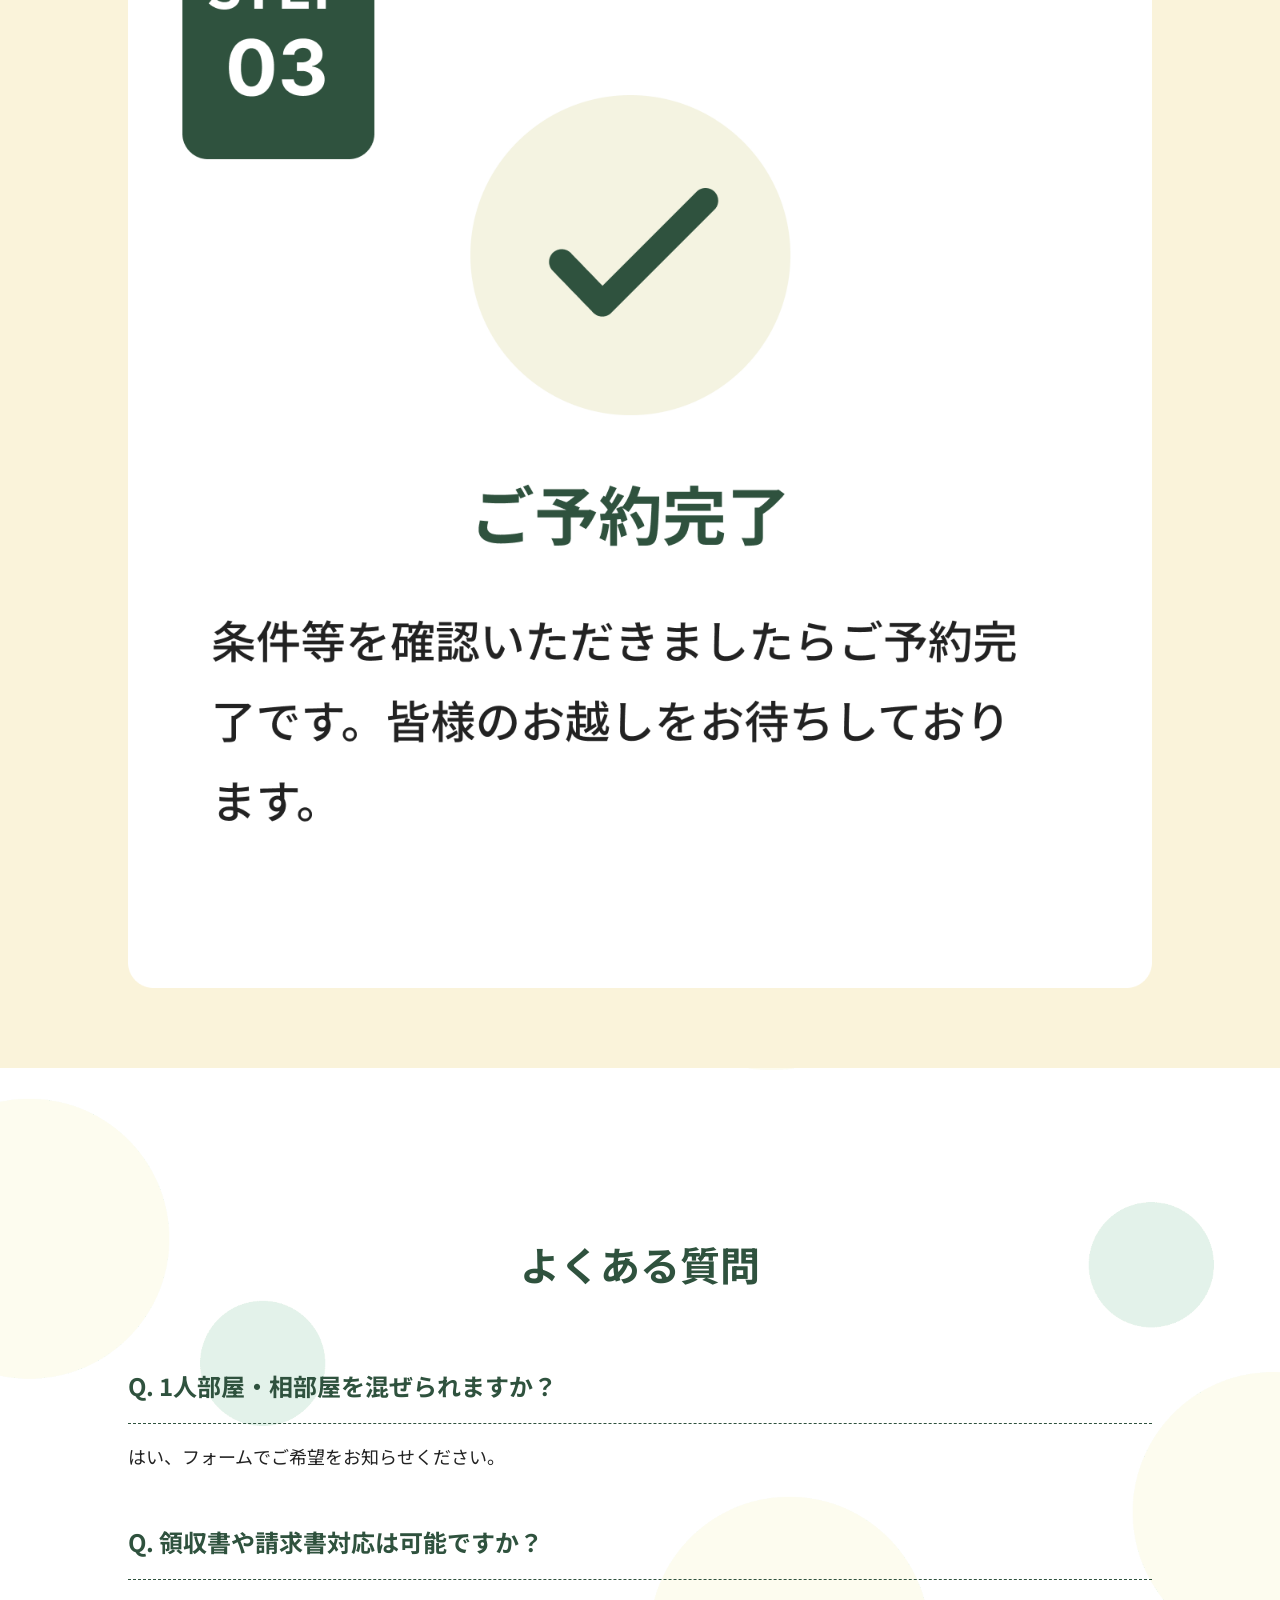
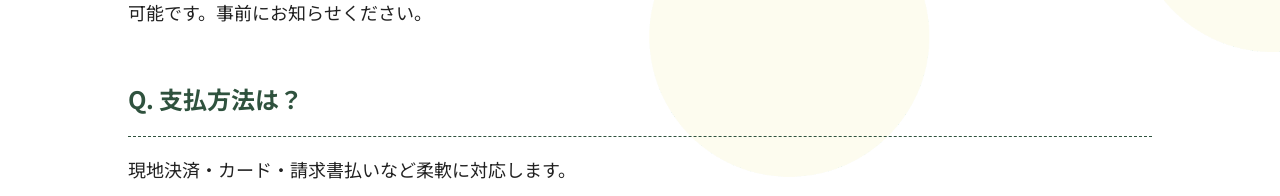
<file: group/index.html>
<!DOCTYPE html>
<html lang="en">

<head>
  <meta charset="UTF-8">
  <meta name="viewport" content="width=device-width, initial-scale=1.0">
  <meta name="robots" content="noindex, nofollow, noarchive">
  <meta name="description"
    content="グリーンヒルグループでは、5名以上の団体・グループ旅行のご予約を承っております。ビジネス出張やスポーツ団体、同窓会など、様々なニーズに対応した宿泊プランをご用意しています。">
  <link rel="stylesheet" href="./css/style.css">
  <link href="https://fonts.googleapis.com/css2?family=Noto+Sans+JP:wght@400;500;700&display=swap" rel="stylesheet">
  <link rel="stylesheet" href="https://cdnjs.cloudflare.com/ajax/libs/font-awesome/6.5.0/css/all.min.css"
    crossorigin="anonymous" referrerpolicy="no-referrer" />
  <link rel="icon" href="./img/favicon.ico" type="image/x-icon">
  <title>長期滞在・団体・グループ旅行のご予約 - グリーンヒルグループ
  </title>
</head>

<body>
  <header>
    <a href="https://hotel-greenhill.jp/">
      <img src="./img/logo.png" alt="ロゴ">
    </a>
  </header>

  <section class="fv-container">
    <div class="fv-wrap">
      <picture>
        <source srcset="./img/fv_sp.jpg" media="(max-width: 768px)">
        <img src="./img/fv.jpg" alt="FV">
      </picture>
    </div>

    <div class="contact-wrap">
      <div class="contact-btn">
        <p>複数部屋のご相談・喫煙/禁煙の希望など、まとめてご相談いただけます</p>
        <a href="#contact">
          <i class="fa-solid fa-users"></i>
          団体・グループ予約のお見積もりはこちら
          <i class="fa-solid fa-angle-right"></i>
        </a>
        <!-- お問い合わせボタンの影 -->
        <div class="contact-btn contact-shadow">
        </div>
      </div>

    </div>
  </section>

  <section class="main_bg">
    <section class="group-stay-container width-base">
      <div class="group-stay-wrap">
        <div class="group-stay-text">
          <h2 class="title-base">御坊市近隣で5名以上の宿泊を<wbr>ご検討の方へ</h2>
          <p>ビジネス出張・スポーツ団体・研修合宿などにご希望に合わせた柔軟なご提案をいたします。</p>
        </div>

        <div class="group-stay-card">
          <div class="group-stay-card-item">
            <img src="./img/kentou01.jpg" alt="ビジネス出張">
            <h3>ビジネス出張</h3>
          </div>

          <div class="group-stay-card-item">
            <img src="./img/kentou02.jpg" alt="大会に出場する学生団体">
            <h3>大会に出場する学生団体</h3>
          </div>

          <div class="group-stay-card-item">
            <img src="./img/kentou03.jpg" alt="同窓会・親戚旅行など">
            <h3>同窓会・親戚旅行など</h3>
          </div>

          <div class="group-stay-card-item">
            <img src="./img/kentou04.jpg" alt="友人・家族との旅行">
            <h3>友人・家族との旅行</h3>
          </div>
        </div>

      </div>
    </section>

    <section class="features-container section-base width-base">
      <h2 class="title-base">御坊・日高の宿泊施設<wbr>グリーンヒルグループの<br>おすすめポイント</h2>

      <div class="features-point-wrap">
        <div class="features-point-item">
          <div class="point-item-text">
            <span>Point 01</span>
            <h3>全館Wi-fi / 大人数OK</h3>
            <p>
              館内どこでもWi-fiをご利用いただけます。<br>
              大人数でのご宿泊にも対応可能ですので、団体利用も安心です。
            </p>
          </div>

          <div class="point-item-img">
            <img src="./img/point01.jpg" alt="ポイント01">
          </div>
        </div>


        <div class="features-point-item right">
          <div class="point-item-text">
            <span>Point 02</span>
            <h3>全館2km圏内に位置</h3>
            <p>
              全施設が2㎞圏内に位置しているため、定員を超える場合は複数の館でのご予約も承ります。
            </p>
          </div>

          <div class="point-item-img">
            <img src="./img/point02.jpg" alt="ポイント03">
          </div>
        </div>


        <div class="features-point-item">
          <div class="point-item-text">
            <span>Point 03</span>
            <h3>無料駐車場あり</h3>
            <p>
              お車でのご来館も安心の無料駐車場完備
            </p>

            <div class="point-item-alert">
              <div class="alert-text">
                <span>グリーンヒル美浜</span>
                <p>2tまでは無料。3t以上の駐車は1日1,000円で利用可能（事前予約制）</p>
              </div>

              <div class="alert-text">
                <span>グリーンヒル御坊駅前</span>
                <p>7メートル2tまで無料（先着順）</p>
              </div>
            </div>

          </div>

          <div class="point-item-img">
            <img src="./img/point03.jpg" alt="ポイント03">
          </div>
        </div>


        <div class="features-point-item right">
          <div class="point-item-text">
            <span>Point 04</span>
            <h3>禁煙・喫煙の部屋割り調整可</h3>
            <p>
              禁煙・喫煙のご希望に応じて、柔軟にお部屋を割り振りいたします。事前にお申し付け下さい。
            </p>
          </div>

          <div class="point-item-img">
            <img src="./img/point04.jpg" alt="ポイント04">
          </div>
        </div>


        <div class="features-point-item ">
          <div class="point-item-text">
            <span>Point 05</span>
            <h3>お腹も心も満たされるお食事</h3>
            <p>
              朝食・夕食など、団体様向けのお食事もご用意可能です。
            </p>
          </div>

          <div class="point-item-img">
            <img src="./img/point05.jpg" alt="ポイント05">

          </div>
        </div>

        <div class="features-point-alert">
          <p>
            朝食・夕食つきプラン（人数によりお弁当）のご用意も可能です。<br>
            ※グリーンヒル御坊駅前・アネックスの朝食はグリーンヒル御坊駅前にご移動いただく必要がございます。<br>
            ※グリーンヒル御坊駅前・アネックスの夕食はお弁当です。グリーンヒル御坊駅前にて代表者様のお受け取りいたします。
          </p>
        </div>
      </div>
    </section>

    <div class="full-width-bg">
      <section class="reservation-flow-container section-base width-base">
        <div class="reservation-flow-text">
          <h2 class="title-base">ご予約の流れ</h2>
          <p>
            ご希望に合わせてスタッフが丁寧にご案内いたします。<br>
            まずはお気軽にお問い合わせください。
          </p>
        </div>

        <div class="reservation-flow-img">
          <picture>
            <source srcset="./img/flow_sp_demo.png" media="(max-width: 480px)">
            <img src="./img/flow.png" alt="ご予約の流れ">
          </picture>
        </div>
      </section>
    </div>

    <section class="faq-container section-base width-base">
      <h2 class="title-base">よくある質問</h2>
      <div class="faq-wrap">
        <div class="faq-item">
          <h4>Q. 1人部屋・相部屋を混ぜられますか？</h4>
          <p>はい、フォームでご希望をお知らせください。</p>
        </div>

        <div class="faq-item">
          <h4>Q. 領収書や請求書対応は可能ですか？</h4>
          <p>可能です。事前にお知らせください。</p>
        </div>

        <div class="faq-item">
          <h4>Q. 支払方法は？</h4>
          <p>現地決済・カード・請求書払いなど柔軟に対応します。</p>
        </div>

        <div class="faq-item">
          <h4>Q. 大型バス型の駐車は可能ですか？</h4>
          <p>
            グリーンヒル美浜では可能です。3t以上の大型車は1,000円 / 1日・それ以下の車は無料でご利用いただけます。<br>
            グリーンヒル御坊駅前は7メートル2tまで無料で駐車していただけます。
          </p>
        </div>

      </div>
    </section>

    <section class="nearby-facilities-container section-base width-base">
      <h2 class="title-base">ホテルの周辺施設</h2>
      <div class="g-map">
        <iframe src="https://www.google.com/maps/d/u/0/embed?mid=1c610sjGUN3Mxfz0XNnqlGfIC-ywNiw8&ehbc=2E312F"
          width="100%"></iframe>
      </div>
    </section>

    <!--<section class="cancellation-policy-container section-base width-base">
      <h2 class="title-base">キャンセルポリシー</h2>
      <div class="table-wrap">
        <table class="cancel-policy">
          <thead>
            <tr>
              <th>契約申込人数 / 契約解除の通知を受けた日</th>
              <th>不泊</th>
              <th>当日</th>
              <th>前日</th>
              <th>3日前</th>
              <th>7日前</th>
              <th>20日前</th>
            </tr>
          </thead>
          <tbody>
            <tr>
              <th>一般<br>（14名まで）</th>
              <td data-label="不泊">100%</td>
              <td data-label="当日">100%</td>
              <td data-label="前日">70%</td>
              <td data-label="3日前">50%</td>
              <td data-label="7日前">―</td>
              <td data-label="20日前">―</td>
            </tr>
            <tr>
              <th>団体<br>（15名〜49名まで）</th>
              <td data-label="不泊">100%</td>
              <td data-label="当日">100%</td>
              <td data-label="前日">70%</td>
              <td data-label="3日前">50%</td>
              <td data-label="7日前">20%</td>
              <td data-label="20日前">―</td>
            </tr>
            <tr>
              <th>団体<br>（50名〜100名まで）</th>
              <td data-label="不泊">100%</td>
              <td data-label="当日">100%</td>
              <td data-label="前日">70%</td>
              <td data-label="3日前">50%</td>
              <td data-label="7日前">20%</td>
              <td data-label="20日前">10%</td>
            </tr>
          </tbody>
        </table>

      </div>
    </section>-->

    <section class="hotel-group-container section-base width-base">
      <h2 class="title-base">御坊・日高の宿泊施設<br>グリーンヒルホテルグループ</h2>
      <div class="hotel-group-list">
        <!-- ホテルグリーンヒル御坊駅前 -->
        <article class="hotel-group-item">
          <img src="./img/hotel_station.jpg" alt="ホテルグリーンヒル御坊駅前">
          <div class="hotel-content">
            <h3 class="hotel-name">ホテルグリーンヒル御坊駅前</h3>
            <ul class="hotel-features">
              <li>JR御坊駅前の好立地</li>
              <li>全室シングルルーム</li>
              <li>夕食はお弁当にて提供</li>
              <li>１階テナントにカフェあり</li>
            </ul>
          </div>
          <div class="hotel-group-link">
            <a href="https://hotel-greenhill.jp/gobo-station/" target="_blank" rel="noopener noreferrer">
              詳細を見る <i class="fa-solid fa-up-right-from-square" aria-hidden="true"></i>
            </a>
          </div>
        </article>

        <!-- ゲストハウスガーデンズ美浜 -->
        <article class="hotel-group-item">
          <img src="./img/hotel_guesthousemihama.jpg" alt="ゲストハウスガーデンズ美浜">
          <div class="hotel-content">
            <h3 class="hotel-name">ゲストハウスガーデンズ美浜</h3>
            <ul class="hotel-features">
              <li>最大6名の一棟貸しスタイル</li>
              <li>室内遊具あり</li>
              <li>キッチン、浴室等有</li>
              <li>駐車場有</li>
            </ul>
          </div>
          <div class="hotel-group-link">
            <a href="https://hotel-greenhill.jp/guesthousemihama/" target="_blank" rel="noopener noreferrer">
              詳細を見る <i class="fa-solid fa-up-right-from-square" aria-hidden="true"></i>
            </a>
          </div>
        </article>

        <!-- ホテルグリーンヒルアネックス -->
        <article class="hotel-group-item">
          <img src="./img/hotel_annex.jpg" alt="ホテルグリーンヒルアネックス">
          <div class="hotel-content">
            <h3 class="hotel-name">ホテルグリーンヒルアネックス</h3>
            <ul class="hotel-features">
              <li>省人ホテルでリーズナブル</li>
              <li>館内に大型コインランドリー</li>
              <li>館内に飲食物自動販売機有</li>
              <li>トリプルルーム有</li>
            </ul>
          </div>
          <div class="hotel-group-link">
            <a href="https://hotel-greenhill.jp/annex/" target="_blank" rel="noopener noreferrer">
              詳細を見る <i class="fa-solid fa-up-right-from-square" aria-hidden="true"></i>
            </a>
          </div>
        </article>

        <!-- ホテルグリーンヒル美浜 -->
        <article class="hotel-group-item">
          <img src="./img/hotel_mihama.jpg" alt="ホテルグリーンヒル美浜">
          <div class="hotel-content">
            <h3 class="hotel-name">ホテルグリーンヒル美浜</h3>
            <ul class="hotel-features">
              <li>付近に飲食店多数</li>
              <li>貸切スペースあり</li>
              <li>会議室利用可</li>
              <li>和室・トリプルルーム有</li>
            </ul>
          </div>
          <div class="hotel-group-link">
            <a href="https://hotel-greenhill.jp/mihama/" target="_blank" rel="noopener noreferrer">
              詳細を見る <i class="fa-solid fa-up-right-from-square" aria-hidden="true"></i>
            </a>
          </div>
        </article>
      </div>
    </section>

    <div class="full-width-bg">
      <section class="contact section-base width-base" id="contact">
        <h2 class="title-base">お問い合わせ</h2>
        <iframe
          src="https://docs.google.com/forms/d/e/1FAIpQLSciR03bRTSKl1aaoofLMUqZLgmsTQWn2pb5-BjrTJjAPfoi5g/viewform"
          width="100%" height="800" frameborder="0" marginheight="0" marginwidth="0">
          読み込んでいます…
        </iframe>
      </section>
    </div>
  </section>

  <footer class="site-footer">
    <div class="footer-inner">
      <div class="footer-logo">
        <img src="./img/logo.png" alt="サイトロゴ" />
      </div>
      <nav class="footer-nav">
        <a href="#contact">お問い合わせ</a>
      </nav>
      <div class="footer-copy">@copy right Green Hill Hotel Group</div>
    </div>
  </footer>

</body>

</html>
</file>
<file: assets/fonts/fonts.css>
@font-face {
  font-family: "Shippori Mincho";
  font-style: normal;
  font-weight: 400;
  font-display: swap;
  src: url("shippori-mincho-400.woff2") format("woff2");
}

@font-face {
  font-family: "Shippori Mincho";
  font-style: normal;
  font-weight: 500;
  font-display: swap;
  src: url("shippori-mincho-500.woff2") format("woff2");
}

@font-face {
  font-family: "Cormorant Garamond";
  font-style: normal;
  font-weight: 400;
  font-display: swap;
  src: url("cormorant-garamond-400.woff2") format("woff2");
}

@font-face {
  font-family: "Cormorant Garamond";
  font-style: normal;
  font-weight: 500;
  font-display: swap;
  src: url("cormorant-garamond-500.woff2") format("woff2");
}

@font-face {
  font-family: "Cormorant Garamond";
  font-style: normal;
  font-weight: 600;
  font-display: swap;
  src: url("cormorant-garamond-600.woff2") format("woff2");
}
</file>
<file: style.css>
/* Design palette: cream / sage / terracotta. */
:root {
  --cream: #f6f3eb;
  --sage: #637768;
  --accent: #a65f46;
  --ink: #101b15;
  --feature-bg: #eae8de;
  --line: #d6d9cc;
  --accent-hover: #8d4f39;
  --serif: "Cormorant Garamond", "Shippori Mincho", "Yu Mincho", "Hiragino Mincho ProN", serif;
  --english: "Cormorant Garamond", "Baskerville", "Shippori Mincho", "Times New Roman", serif;
  --body-size: 16px;
  --body-leading: 1.8;
  --content-max: 1200px;
  /* Fluid spacing from small phones to desktop; capped to keep the layout calm. */
  /* Gutters: about 22px at 390px and 144px at 1440px; never below 18px. */
  --page-gutter: clamp(18px, calc(11.62vw - 23.32px), 144px);
  --content-gutter: max(var(--page-gutter), calc((100% - var(--content-max)) / 2));
  --content-width: calc(100% - 2 * var(--content-gutter));
  --space-small: clamp(8px, calc(.357vw + 6.857px), 12px);
  --space-medium: clamp(16px, calc(.714vw + 13.714px), 24px);
  --space-large: clamp(24px, calc(2.143vw + 17.143px), 48px);
  --space-layout: clamp(32px, calc(2.857vw + 22.857px), 64px);
  --space-heading: clamp(24px, calc(1.429vw + 19.429px), 40px);
  --space-section: clamp(48px, calc(2.857vw + 38.857px), 80px);
  --space-section-large: clamp(64px, calc(4.286vw + 50.286px), 112px);
  --space-hotel: clamp(56px, calc(6.161vw + 36.285px), 125px);
  --section-heading-width: clamp(170px, calc(5.1vw + 126.6px), 200px);
  --section-column-gap: var(--space-large);
  --dialog-gutter: clamp(14px, 1.389vw, 20px);
  --action-height: 44px;
  --hotel-button-width: clamp(140px, calc(1.25vw + 136px), 154px);
  --reveal-duration: .6s;
  --photo-reveal-duration: .85s;
  --reveal-distance: 10px;
  --motion-ease: cubic-bezier(.22, .61, .36, 1);
  --opening-duration: .8s;
}
*, *::before, *::after { box-sizing: border-box; }
html { scroll-behavior: smooth; scroll-padding-top: 110px; }
/* Keep serif numerals at a consistent height, including digits within Japanese copy. */
body { margin: 0; background: var(--cream); color: var(--ink); font-family: var(--serif); font-size: var(--body-size); line-height: var(--body-leading); font-weight: 400; font-variant-numeric: lining-nums; -webkit-font-smoothing: antialiased; }
body.has-dialog { overflow: hidden; }
button, a { -webkit-tap-highlight-color: transparent; }
button { font: inherit; color: inherit; cursor: pointer; }
a { color: inherit; text-decoration: none; }
button, input { border-radius: 0; }
button:focus-visible, a:focus-visible { outline: 2px solid var(--accent); outline-offset: 6px; }
img { display: block; max-width: 100%; height: auto; }
.icon-definitions { position: absolute; width: 0; height: 0; overflow: hidden; }
.icon { display: inline-block; width: 16px; height: 16px; flex-shrink: 0; fill: none; stroke: currentColor; stroke-width: 1.5; stroke-linecap: round; stroke-linejoin: round; vertical-align: middle; }
figure, h1, h2, h3, p { margin: 0; }
ul { margin: 0; padding: 0; list-style: none; }
::selection { background: var(--sage); color: white; }
.sr-only { position: absolute; width: 1px; height: 1px; padding: 0; margin: -1px; overflow: hidden; clip: rect(0, 0, 0, 0); white-space: nowrap; border: 0; }
.skip-link { position: fixed; top: 10px; left: 10px; padding: 12px 22px; background: var(--cream); z-index: 100; transform: translateY(-160%); }
.skip-link:focus { transform: translateY(0); }
.section-container { width: var(--content-width); max-width: var(--content-max); margin-inline: auto; }
/* Body copy shares sizing; spacing and emphasis remain with each section. */
.section-title > span, .hotels-lead, .hotel-description, .stay-description,
.news-item h3, .contact-description, .dialog-description, .reservation-note {
  font-size: var(--body-size);
  line-height: var(--body-leading);
}
.hotel-description, .stay-description, .contact-description { letter-spacing: .025em; }
.dialog-description, .reservation-note { color: var(--ink); }
.hotels-list, .hotel-location, .stay-panel, .stay-services,
.footer-identity, .footer-nav, .footer-column { min-width: 0; }
.eyebrow { font-family: var(--english); font-size: 14px; font-weight: 600; line-height: 1.8; letter-spacing: .05em; }
.en { font-family: var(--english); }
.brand > span, .hero-location, .hero-pagination, .slide-buttons, .hotel-name-en, .stay-link small, .news-item time, .footer-bottom, .reservation-hotels small { font-family: var(--english); font-weight: 500; }
.hero-pagination, .news-item time, .hotel-address, .reservation-hotels small { font-variant-numeric: lining-nums tabular-nums; }
.text-link { display: inline-flex; align-items: center; justify-content: space-between; gap: clamp(16px, 2.222vw, 32px); padding-block: var(--space-small); border-bottom: 1px solid var(--ink); font-size: 13px; line-height: 1.6; transition: color .2s, border-color .2s; }
.text-link:hover { color: var(--accent); border-color: var(--accent); }

/* Shared action-button geometry keeps Japanese labels and SVG arrows on one centered line. */
.reserve-button, .hotel-button, .contact-reserve { display: inline-flex; align-items: center; justify-content: center; gap: clamp(8px, .972vw, 14px); height: var(--action-height); min-height: var(--action-height); padding: 0 clamp(12px, 1.389vw, 20px); border: 1px solid transparent; font-size: 14px; font-weight: 500; letter-spacing: .04em; white-space: nowrap; vertical-align: middle; transition: background .2s, border-color .2s; }
.reserve-button > .icon, .hotel-button > .icon, .contact-reserve > .icon, .back-top .icon { width: 14px; height: 14px; }
.hotel-map > .icon, .footer-map .icon, .footer-column .icon { width: 12px; height: 12px; }
.reserve-button, .contact-reserve { background: var(--accent); color: white; }
.reserve-button:hover, .contact-reserve:hover { background: var(--accent-hover); }
.reserve-button > span { display: block; }

/* The opening is opt-in: without JavaScript the page is visible immediately. */
.opening-screen { display: none; }
.has-opening .opening-screen { position: fixed; inset: 0; z-index: 90; display: grid; place-items: center; background: var(--cream); }
.opening-logo { width: clamp(190px, 22vw, 300px); height: auto; animation: opening-logo-in .65s var(--motion-ease) both; }
.is-opening-exiting .opening-screen { animation: opening-curtain-out var(--opening-duration) cubic-bezier(.76, 0, .24, 1) both; }
.is-opening-exiting .opening-logo { animation: opening-logo-out .35s ease both; }
@keyframes opening-logo-in {
  from { opacity: 0; transform: translateY(8px); }
  to { opacity: 1; transform: none; }
}
@keyframes opening-logo-out { to { opacity: 0; transform: translateY(-8px); } }
@keyframes opening-curtain-out { to { transform: translateY(-100%); } }

/* The header sits on top of the photograph, then becomes cream on scroll. */
.header { --scrolled-height: 86px; position: fixed; inset: 0 0 auto; height: 80px; display: flex; align-items: center; gap: clamp(8px, 2.222vw, 32px); padding-inline: var(--content-gutter); color: white; z-index: 30; border-bottom: 1px solid #ffffff30; transition: background .3s, color .3s, height .3s, border-color .3s; }
.brand { position: relative; display: block; width: 180px; flex-shrink: 0; }
.brand img { width: 100%; height: 49px; object-fit: contain; transition: opacity .3s; }
.brand-dark { opacity: 0; }
.brand-light { position: absolute; top: 0; left: 0; }
.desktop-nav { display: flex; gap: clamp(12px, calc(2.63vw - 15.16px), 40px); margin-left: auto; align-items: center; }
.desktop-nav a { font-size: 14px; letter-spacing: .08em; padding-block: 14px; white-space: nowrap; transition: color .25s ease, opacity .25s ease, transform .25s ease; }
.desktop-nav a:hover { color: var(--cream); opacity: .72; transform: translateY(-2px); }
.header.is-scrolled .desktop-nav a:hover { color: var(--ink); opacity: 1; }
.header-actions { display: flex; align-items: center; gap: clamp(6px, calc(1.607vw + .857px), 24px); }
.reserve-button { flex-shrink: 0; width: 132px; }
.menu-button { display: none; width: 40px; height: var(--action-height); border: 0; background: transparent; padding: 10px 6px; }
.menu-button span { display: block; height: 1px; background: currentColor; margin: 7px 0; }
.header.is-scrolled { height: var(--scrolled-height); color: var(--ink); background: var(--cream); border-color: var(--line); }
.header.is-scrolled .brand-dark { opacity: 1; }
.header.is-scrolled .brand-light { opacity: 0; }

/* The background stays in view while the introduction scrolls over it. */
.hero { --hero-height: clamp(690px, 100svh, 1200px); --hero-dim: .3; position: relative; isolation: isolate; color: white; background: #554c40; }
.hero-stage { position: sticky; top: 0; height: var(--hero-height); overflow: hidden; z-index: 0; }
.hero-controls-layer { position: sticky; top: 0; height: var(--hero-height); margin-top: calc(-1 * var(--hero-height)); z-index: 2; pointer-events: none; }
.hero-controls { position: absolute; right: var(--content-gutter); bottom: 6%; pointer-events: auto; }
.hero-opening { position: absolute; inset: 0 0 auto; height: var(--hero-height); z-index: 1; pointer-events: none; }
.hero-images, .hero-shade { position: absolute; inset: 0; }
.hero-image { position: absolute; inset: 0; width: 100%; height: 100%; object-fit: cover; object-position: center 54%; opacity: 0; transition: opacity .8s; }
.hero-image-japanese { object-position: center 62%; }
.hero-image-station { object-position: center 60%; }
.hero-image.is-active { opacity: 1; }
.hero-shade { background: linear-gradient(180deg, #151c185c 0%, transparent 35%), linear-gradient(90deg, #191f1a70, #191f1a10 75%), linear-gradient(0deg, #161d1966, transparent 36%); }
.hero-shade::after { content: ""; position: absolute; inset: 0; background: #101b15; opacity: var(--hero-dim); }
.hero-heading { position: absolute; left: var(--content-gutter); right: var(--content-gutter); bottom: 40%; transition: opacity .5s, transform .5s; }
.hero-eyebrow { margin-bottom: var(--space-small); font-family: var(--english); font-size: 16px; font-weight: 500; line-height: 1.8; letter-spacing: .1em; }
.hero h1 { font-family: var(--serif); font-size: clamp(32px, 3.2vw, 46px); font-weight: 400; letter-spacing: .08em; line-height: 1.7; }
.hero.is-past-opening .hero-heading, .hero.is-past-opening .hero-bottom { opacity: 0; transform: translateY(-12px); pointer-events: none; }
.hero-introduction { position: relative; z-index: 1; min-height: 100svh; padding-top: clamp(320px, 50svh, 600px); padding-bottom: clamp(240px, 35svh, 420px); }
.hero-introduction-copy { width: min(100%, 480px); text-align: left; }
.hero-subtitle { font-size: 24px; line-height: var(--body-leading); letter-spacing: .025em; }
.hero-subtitle + .hero-subtitle { margin-top: var(--space-medium); }
.hero-introduction-copy .text-link { margin-top: var(--space-large); border-color: #ffffff80; font-size: 14px; }
.hero-introduction-copy .text-link:hover { color: white; border-color: white; }
.hero-location { position: absolute; right: var(--content-gutter); top: 41%; writing-mode: vertical-rl; font-size: 20px; letter-spacing: .1em; }
.hero-location > span { margin-block: 14px; }
.hero-bottom { position: absolute; bottom: 6%; left: var(--content-gutter); pointer-events: auto; transition: opacity .5s, transform .5s; }
.scroll-link { display: flex; align-items: center; gap: clamp(12px, 1.389vw, 20px); font-family: var(--english); font-size: 11px; letter-spacing: .14em; }
.scroll-line { position: relative; width: 1px; height: 48px; background: #ffffff55; }
.scroll-line::after { content: ""; position: absolute; left: 0; top: 0; width: 1px; height: 24px; background: white; animation: scroll-down 2.5s ease-in-out infinite; }
@keyframes scroll-down { 0% { transform: translateY(0); } 75%,100% { transform: translateY(24px); } }
.hero-pagination { display: flex; align-items: center; gap: clamp(20px, 2.5vw, 36px); }
.hero-pagination p { font-size: 16px; letter-spacing: .1em; }
.hero-pagination p > span { font-size: 12px; margin-left: 8px; }
.slide-buttons { display: flex; gap: clamp(3px, .694vw, 10px); }
.slide-buttons button { color: #ffffffae; border: 0; background: transparent; font-size: 16px; padding: 14px 10px; position: relative; }
.slide-buttons button::after { content: ""; position: absolute; bottom: 0; left: 10px; right: 10px; height: 1px; background: #ffffff55; transition: background .3s; }
.slide-buttons button.is-active { color: white; }
.slide-buttons button.is-active::after { background: white; }
.slide-buttons .hero-playback { display: grid; place-items: center; align-self: center; width: 44px; height: var(--action-height); min-height: var(--action-height); padding: 0; color: white; }
.slide-buttons .hero-playback[hidden] { display: none; }
.slide-buttons .hero-playback::after { display: none; }
.hero-playback > .icon { width: 16px; height: 16px; }

.hotels { padding-block: clamp(48px, calc(2.143vw + 41.143px), 72px) var(--space-section); }
.hotels-layout, .news { display: grid; grid-template-columns: var(--section-heading-width) minmax(0, 1fr); gap: var(--section-column-gap); }
.hotels-layout { align-items: start; border-top: 1px solid var(--sage); }
.hotels-heading { position: sticky; top: 120px; width: 100%; padding-top: var(--space-heading); }
.hotels-heading h2 { font-family: var(--serif); font-weight: 500; font-size: 24px; line-height: 1.7; letter-spacing: .05em; }
.hotels-heading .eyebrow { color: var(--accent); margin-bottom: var(--space-small); }
.section-title { font-family: var(--english); font-size: clamp(28px, 2.5vw, 36px); line-height: 1.2; letter-spacing: -.02em; font-weight: 400; }
.section-title > span { display: block; font-family: var(--serif); letter-spacing: .07em; margin-top: var(--space-medium); }
.hotels-lead { margin-top: var(--space-small); letter-spacing: .04em; }
.hotels-lead > span { display: block; }
/* Two photos above; hotel identity/location on the left, copy/actions on the right. */
.hotel { display: block; width: 100%; margin-top: var(--space-hotel); }
.hotel:first-of-type { margin-top: 0; }
.hotel-info { display: grid; grid-template-columns: 40% 54%; grid-template-rows: auto auto; gap: clamp(12px, 1.25vw, 18px) 6%; margin-top: clamp(20px, calc(.536vw + 18.286px), 26px); }
.hotel-heading { grid-column: 1; grid-row: 1; }
.hotel-body { grid-column: 2; grid-row: 1; padding-top: 4px; }
.hotel-location { grid-column: 1; grid-row: 2; }
.hotel-name-en { color: var(--accent); font-size: 14px; font-weight: 600; line-height: 1.8; letter-spacing: .05em; margin-bottom: 6px; }
.hotel-name { font-family: var(--serif); font-weight: 500; font-size: 22px; line-height: 1.7; letter-spacing: .03em; overflow-wrap: anywhere; }
.hotel-features { display: flex; flex-wrap: wrap; align-items: center; gap: 4px 6px; margin-top: var(--space-small); font-size: 13px; line-height: 1.6; letter-spacing: .025em; }
.hotel-features li { padding: 4px clamp(6px, .486vw, 7px); background: var(--feature-bg); color: var(--ink); white-space: nowrap; }
.hotel-description { color: var(--ink); }
.hotel-address { font-size: 15px; font-style: normal; line-height: 1.8; color: var(--ink); }
.hotel-address > span { display: block; }
.hotel-map { position: relative; display: inline-flex; align-items: center; gap: 6px; min-height: var(--action-height); margin-top: 10px; padding-block: 5px; color: var(--ink); font-size: 15px; line-height: 1.8; transition: color .2s; }
.hotel-map::after { content: ""; position: absolute; left: 0; right: 0; bottom: 0; border-bottom: 1px solid var(--ink); pointer-events: none; }
.hotel-map > .icon-map-pin { width: 16px; height: 16px; stroke-width: 1.75; }
.hotel-map:hover { color: var(--accent); }
.hotel-links { grid-column: 2; grid-row: 2; align-self: start; display: flex; align-items: center; gap: var(--space-small); min-width: 0; }
.hotel-button { flex: 1 1 0; width: var(--hotel-button-width); max-width: var(--hotel-button-width); min-width: 0; padding-inline: clamp(10px, 1.111vw, 16px); gap: var(--space-small); background: var(--cream); border-color: var(--sage); color: var(--ink); }
.hotel-button:hover { background: #ecefe7; }
.hotel-button-reserve { background: var(--sage); color: white; }
.hotel-button-reserve:hover { background: #74877c; border-color: #74877c; }
.hotel-gallery { display: grid; grid-template-columns: 1fr 1fr; gap: 4px; }
.hotel-gallery figure { overflow: hidden; }
.hotel-gallery a { display: block; }
.hotel-gallery img { width: 100%; height: auto; aspect-ratio: 1.5; object-fit: cover; object-position: center; }

.stay { margin-top: clamp(24px, calc(3.571vw + 12.571px), 64px); background-color: #687a6d; background-image: linear-gradient(#4f6757a6, #4f6757a6), url("assets/textures/sage-grain.png"); background-position: center; background-size: auto, 375px 375px; background-repeat: repeat; color: white; }
.stay-layout { display: grid; grid-template-columns: minmax(0, 2fr) minmax(0, 3fr); align-items: start; gap: var(--space-layout); padding-block: var(--space-layout); }
.stay-panel > .eyebrow { margin-bottom: clamp(14px, 1.389vw, 20px); }
.stay-panel h2 { font-family: var(--serif); font-size: clamp(22px, 2vw, 28px); font-weight: 400; letter-spacing: .07em; line-height: 1.9; }
.stay-details { display: none; }
.stay-services { display: grid; gap: clamp(24px, 2.222vw, 32px); }
.stay-photo { overflow: hidden; }
.stay-photo > img { width: 100%; height: auto; aspect-ratio: 660 / 560; object-fit: cover; }
.stay-photo-group > img { object-position: 32% center; }
.stay-photo-cafe > img { object-position: center 70%; }
.stay-service > .stay-copy { margin-top: clamp(20px, 1.944vw, 28px); }
.stay-copy-eyebrow { font-family: var(--english); font-size: 14px; line-height: 1.8; font-weight: 500; letter-spacing: .06em; margin-bottom: var(--space-small); }
.stay-copy h3 { font-size: 20px; font-weight: 500; line-height: 1.8; letter-spacing: .025em; }
.stay-description { margin-top: var(--space-medium); }
.stay-link { display: flex; align-items: center; justify-content: space-between; width: fit-content; max-width: 100%; gap: var(--space-medium); border-bottom: 1px solid #ffffff80; margin-top: var(--space-medium); padding-block: var(--space-small); font-size: 14px; line-height: 1.8; }
.stay-link:hover { border-color: currentColor; }
.stay-link:focus-visible { outline-color: white; }
.stay-link > .icon { transition: transform .2s; }
.stay-link:hover > .icon { transform: translateX(3px); }
/* Text stays on the left; the photographs follow the normal page scroll. */
@media (min-width: 851px) and (min-height: 700px) {
  .stay.is-enhanced .stay-panel { position: sticky; top: max(116px, calc((100svh - var(--stay-panel-height, 480px)) / 2)); }
  .stay.is-enhanced .stay-details { display: grid; margin-top: var(--space-large); }
  .stay-details > .stay-copy { grid-area: 1 / 1; opacity: 0; visibility: hidden; transform: translateY(8px); transition: opacity .3s ease, transform .3s ease, visibility 0s .3s; }
  .stay-details > .stay-copy.is-active { opacity: 1; visibility: visible; transform: none; transition-delay: 0s; }
  .stay.is-enhanced .stay-service > .stay-copy { display: none; }
  .stay.is-enhanced .stay-photo > img { aspect-ratio: auto; height: clamp(560px, 75svh, 760px); }
}

.news { padding-block: clamp(28px, calc(4.643vw + 13.143px), 80px) var(--space-large); }
.news-heading .eyebrow { color: var(--accent); font-size: 14px; margin-bottom: 6px; }
.news-heading h2 { font-size: 24px; line-height: 1.8; font-weight: 500; letter-spacing: .05em; }
.news-more { display: flex; width: fit-content; margin-top: var(--space-medium); padding-block: var(--space-small); gap: var(--space-small); }
.news-item { display: grid; grid-template-columns: 90px minmax(0, 1fr) 16px; gap: clamp(12px, 1.389vw, 20px); padding-block: clamp(12px, .972vw, 14px); align-items: center; }
.news-item + .news-item { border-top: 1px solid var(--line); }
.news-item time { color: var(--ink); font-size: 14px; letter-spacing: .04em; }
.news-item h3 { grid-column: 2; font-weight: 400; letter-spacing: .02em; }
.news-item > .icon { grid-column: 3; justify-self: end; }
.news-item:hover h3 { color: var(--accent); }
.contact { padding-block: var(--space-section-large); display: flex; flex-direction: column; align-items: center; text-align: center; }
.contact-copy { width: 100%; }
.contact .eyebrow { color: var(--accent); margin-bottom: var(--space-small); }
.contact h2 { font-family: var(--serif); font-weight: 400; letter-spacing: .05em; font-size: clamp(24px, 2vw, 28px); line-height: 1.8; }
.contact h2 > span { display: inline-block; }
.contact-description { max-width: 520px; margin: var(--space-medium) auto 0; }
.contact-description > span { display: inline-block; }
.contact > .contact-reserve { margin-top: clamp(20px, 1.944vw, 28px); max-width: 100%; }
.footer { position: relative; padding-block: var(--space-section) clamp(24px, 2.222vw, 32px); color: var(--ink); font-size: 14px; }
.footer::before { content: ""; position: absolute; top: 0; left: var(--content-gutter); right: var(--content-gutter); border-top: 1px solid var(--line); pointer-events: none; }
.footer-layout { display: grid; grid-template-columns: 220px minmax(0, 1fr); align-items: start; gap: var(--space-layout); }
.footer-brand { display: block; width: 220px; }
.footer-brand img { width: 100%; }
.footer-address { margin-top: var(--space-medium); color: var(--ink); font-size: 14px; line-height: var(--body-leading); font-style: normal; letter-spacing: .02em; }
.footer-address p > span { display: block; }
.footer-map { display: inline-flex; align-items: center; gap: 8px; margin-top: 10px; padding-block: 8px; min-height: var(--action-height); font-family: var(--english); font-size: 14px; text-decoration: underline; text-underline-offset: 8px; }
.footer-hotels-grid { display: grid; grid-template-columns: repeat(4, minmax(0, 1fr)); gap: clamp(12px, 1.111vw, 16px); }
.footer-secondary { display: grid; grid-template-columns: repeat(2, minmax(0, 1fr)); gap: clamp(20px, 2.222vw, 32px); margin-top: var(--space-heading); }
.footer-column h2 { margin-bottom: var(--space-small); font-size: 14px; font-weight: 500; line-height: 1.8; letter-spacing: .04em; }
.footer-column a { display: inline-flex; align-items: center; gap: 6px; max-width: 100%; padding-block: 8px; font-size: 14px; line-height: var(--body-leading); letter-spacing: .02em; vertical-align: top; transition: color .2s; color: var(--ink); }
.footer-column .footer-hotel-link { display: block; padding: 0; }
.footer-hotel-photo { display: block; aspect-ratio: 3 / 2; overflow: hidden; }
.footer-hotel-photo img { width: 100%; height: 100%; object-fit: cover; }
.footer-hotel-name { display: flex; align-items: center; gap: 6px; min-height: var(--action-height);}
.footer-link-phrase { display: inline-block; }
.footer-column a:hover, .footer-map:hover, .back-top:hover { color: var(--accent); text-decoration: underline; text-underline-offset: 5px; }
.footer a:focus-visible { outline-color: var(--accent); }
.footer-bottom { display: flex; justify-content: space-between; align-items: center; gap: var(--space-medium); margin-top: var(--space-large); color: var(--ink); font-size: 14px; line-height: 1.8; letter-spacing: .04em; }
.footer-bottom small { font-size: inherit; }
.back-top { display: inline-flex; align-items: center; gap: 10px; padding-block: 10px; min-height: var(--action-height); flex-shrink: 0; font-family: var(--serif); font-size: 14px; letter-spacing: .02em; transition: color .2s; }

dialog { border: 0; color: var(--ink); background: var(--cream); margin: auto; max-height: calc(100svh - 2 * var(--dialog-gutter)); padding: clamp(48px, calc(1.071vw + 44.571px), 60px) clamp(22px, calc(3.393vw + 11.143px), 60px) clamp(28px, calc(2.857vw + 18.857px), 60px); width: min(760px, calc(100% - 2 * var(--dialog-gutter))); overflow-y: auto; }
dialog::backdrop { background: #17271dd4; backdrop-filter: blur(5px); }
dialog.is-opening { animation: dialog-open .48s var(--motion-ease) 40ms both; }
dialog.is-opening::backdrop { animation: dialog-backdrop-open .36s ease-out both; }
dialog.is-closing { pointer-events: none; animation: dialog-close .24s ease-in both; }
dialog.is-closing::backdrop { animation: dialog-backdrop-close .24s ease-in both; }
.reservation-dialog.is-opening > .dialog-close,
.reservation-dialog.is-opening > .eyebrow,
.reservation-dialog.is-opening > h2,
.reservation-dialog.is-opening > .dialog-description,
.reservation-dialog.is-opening > .reservation-note,
.reservation-dialog.is-opening .reservation-hotels > a { animation: dialog-content-open .36s var(--motion-ease) both; }
.reservation-dialog.is-opening > .eyebrow { animation-delay: .14s; }
.reservation-dialog.is-opening > h2 { animation-delay: .18s; }
.reservation-dialog.is-opening > .dialog-description { animation-delay: .22s; }
.reservation-dialog.is-opening .reservation-hotels > a:nth-child(1) { animation-delay: .25s; }
.reservation-dialog.is-opening .reservation-hotels > a:nth-child(2) { animation-delay: .29s; }
.reservation-dialog.is-opening .reservation-hotels > a:nth-child(3) { animation-delay: .33s; }
.reservation-dialog.is-opening .reservation-hotels > a:nth-child(4) { animation-delay: .37s; }
.reservation-dialog.is-opening > .reservation-note { animation-delay: .4s; }
.reservation-dialog.is-opening > .dialog-close { animation-delay: .18s; }
@keyframes dialog-open {
  from { opacity: 0; transform: translateY(14px) scale(.985); }
  to { opacity: 1; transform: none; }
}
@keyframes dialog-close {
  from { opacity: 1; transform: none; }
  to { opacity: 0; transform: translateY(7px) scale(.99); }
}
@keyframes dialog-backdrop-open { from { background-color: #17271d00; backdrop-filter: blur(0); } }
@keyframes dialog-backdrop-close { to { background-color: #17271d00; backdrop-filter: blur(0); } }
@keyframes dialog-content-open {
  from { opacity: 0; transform: translateY(7px); }
  to { opacity: 1; transform: none; }
}
.dialog-close { position: absolute; top: clamp(10px, 1.042vw, 15px); right: var(--dialog-gutter); display: grid; place-items: center; background: transparent; border: 0; width: 44px; height: var(--action-height); }
.dialog-close .icon { width: 22px; height: 22px; }
.reservation-dialog .eyebrow { color: var(--accent); margin-bottom: var(--space-medium); }
.reservation-dialog h2 { font-family: var(--serif); font-weight: 400; font-size: 24px; letter-spacing: .05em; }
.dialog-description { margin-top: var(--space-medium); }
.reservation-hotels { margin-top: clamp(22px, calc(1.161vw + 18.285px), 35px); }
.reservation-hotels > a { display: grid; grid-template-columns: 100px 1fr auto; align-items: center; gap: clamp(12px, 1.528vw, 22px); padding-block: clamp(12px, 1.111vw, 16px); border-top: 1px solid var(--line); font-size: 14px; line-height: 1.7; }
.reservation-hotels > a:last-child { border-bottom: 1px solid var(--line); }
.reservation-hotels img { width: 100px; height: 70px; object-fit: cover; }
.reservation-hotels small { display: block; font-size: 12px; color: var(--accent); letter-spacing: .1em; margin-bottom: 5px; }
.reservation-hotels > a:hover { background: #85958c14; }
.reservation-note { margin-top: var(--space-medium); }
.menu-dialog { width: min(600px, calc(100% - 2 * var(--dialog-gutter))); }
.menu-dialog nav { margin-block: clamp(20px, 2.083vw, 30px); }
.menu-dialog nav a { display: block; padding-block: clamp(14px, 1.25vw, 18px); border-bottom: 1px solid var(--line); font-size: 11px; }
.menu-dialog nav a > span { display: block; font-family: var(--english); font-size: 26px; margin-bottom: 7px; }

@media (max-width: 1350px) {
  .header { height: 94px; }
  .brand { width: 175px; }
  .brand img { height: 40px; }
  .desktop-nav a { font-size: 12px; }
  .reserve-button { width: 125px; }
}
@media (max-width: 1100px) { .footer-layout { grid-template-columns: minmax(0, 1fr); } }
@media (min-width: 851px) and (max-width: 1100px) {
  .brand { width: 145px; }
  .brand img { height: 33px; }
  .reserve-button { width: 115px; }
  .desktop-nav a { font-size: 10px; letter-spacing: .05em; }
}
@media (max-width: 850px) {
  :root { --reveal-duration: .5s; --photo-reveal-duration: .65s; --reveal-distance: 8px; }
  .header { height: 86px; }
  .desktop-nav { display: none; }
  .header-actions { margin-left: auto; }
  .menu-button { display: block; }
  .hero h1 { font-size: clamp(32px, 4.5vw, 42px); }
  .hotels-layout { display: block; }
  .hotels-heading { position: static;}
  .hotels-lead > span { display: inline; }
  .hotels-list { margin-top: var(--space-heading); }
  .hotel-info { display: flex; flex-direction: column; gap: 0; }
  .hotel-body { padding-top: 0; margin-top: var(--space-medium); }
  .hotel-location { margin-top: var(--space-medium); }
  .hotel-links { align-self: auto; margin-top: var(--space-medium); }
  .hotel-gallery { grid-auto-flow: column; grid-template-columns: none; grid-auto-columns: 100%; width: 100%; overflow-x: auto; overscroll-behavior-x: contain; scroll-snap-type: x mandatory; scrollbar-width: none; }
  .hotel-gallery::-webkit-scrollbar { display: none; }
  .hotel-gallery figure { scroll-snap-align: start; }
  .stay-panel h2 { font-size: 24px; }
  .news { grid-template-columns: minmax(0, 1fr); gap: var(--space-medium); }
  .news-heading { display: flex; align-items: center; gap: var(--space-small); }
  .news-heading .eyebrow { margin: 0; }
  .footer-hotels-grid { grid-template-columns: repeat(2, minmax(0, 1fr)); }
}
@media (max-width: 600px) {
  :root { --body-size: 15px; --body-leading: 1.8; }
  html { scroll-padding-top: 92px; }
  .header, .header.is-scrolled { --scrolled-height: 78px; height: var(--scrolled-height); }
  .brand { width: 142px; }
  .brand img { height: 33px; }
  .brand > span { font-size: 6px; margin-top: 4px; letter-spacing: .12em; }
  .reserve-button { width: 104px; padding-inline: clamp(8px, 1.667vw, 10px); gap: clamp(6px, 1.429vw, 10px); font-size: 11px; }
  .reserve-button > .icon { width: 16px; height: 16px; }
  .menu-button { width: 44px; padding-inline: 9px; }
  .hero { --hero-height: clamp(600px, 100svh, 1000px); }
  .hero-image { object-position: 58% center; }
  .hero-image-japanese { object-position: 35% center; }
  .hero-image-station { object-position: 65% center; }
  .hero-shade { background: linear-gradient(180deg, #17221966, transparent 30%), linear-gradient(90deg, #17221966, #1722191a), linear-gradient(0deg, #17221980, transparent 50%); }
  .hero h1 { font-size: clamp(25px, 6.5vw, 32px); line-height: 1.8; letter-spacing: .06em; }
  .hero-heading { bottom: 25%; }
  .hero-subtitle { letter-spacing: .03em; }
  .hero-location { top: 24%; font-size: 7px; }
  .hero-bottom, .hero-controls { bottom: 5%; }
  .scroll-link { font-size: 10px; align-items: end; }
  .scroll-line { height: 40px; }
  .hero-pagination { display: block; text-align: right; }
  .hero-pagination p { font-size: 12px; }
  .hero-pagination p > span { display: block; font-size: 10px; margin-top: 5px; }
  .slide-buttons { justify-content: flex-end; margin-top: var(--space-small); }
  .slide-buttons button { font-size: 12px; padding: 12px 9px; min-width: 44px; min-height: var(--action-height); }
  .section-title { font-size: 30px; }
  .hotels-heading h2 { font-size: 22px; }
  .hotel-name-en { letter-spacing: .08em; margin-bottom: 8px; }
  .hotel-name { font-size: 19px; letter-spacing: .025em; }
  .stay-copy h3 { font-size: 18px; }
  .news-heading { align-items: flex-start; flex-direction: column; }
  .news-heading h2 { font-size: 22px; }
  .news-more { font-size: 12px; }
  .news-item { grid-template-columns: minmax(0, 1fr) 16px; row-gap: clamp(4px, .694vw, 6px); }
  .news-item time { grid-column: 1; grid-row: 1; }
  .news-item h3 { grid-column: 1; grid-row: 2; }
  .news-item > .icon { grid-column: 2; grid-row: 1 / 3; }
  .contact h2 { font-size: 22px; letter-spacing: .03em; }
  .contact .eyebrow { font-size: 14px; }
  .footer-brand { width: 190px; }
  .footer-bottom { flex-wrap: wrap; row-gap: var(--space-small); }
  .back-top { margin-left: auto; }
  .reservation-dialog h2 { font-size: 23px; }
  .reservation-hotels > a { grid-template-columns: 62px 1fr auto; }
  .reservation-hotels img { width: 62px; height: 60px; }
}
@media (max-width: 850px), (max-height: 699px) {
  .stay-layout { grid-template-columns: minmax(0, 1fr); }
  .stay-services { gap: var(--space-large); }
}
@media (max-width: 360px) { .reserve-button { width: 96px; } .brand { width: 130px; } }
/* One-time reveals use animations so existing hover transitions stay intact. */
.motion-reveal:not(.is-revealed):not(:focus-within) { opacity: 0; transform: translateY(var(--reveal-distance)); }
.motion-reveal-still:not(.is-revealed):not(:focus-within),
.motion-reveal-photo:not(.is-revealed):not(:focus-within) { transform: none; }
/* Keep the observed figure unclipped; reveal the photograph inside its link. */
.motion-reveal-photo:not(.is-revealed):not(:focus-within) > a { clip-path: inset(100% 0 0 0); }
.motion-reveal.is-revealed:not(.motion-complete) { animation: reveal-in var(--reveal-duration) var(--motion-ease) var(--reveal-delay, 0ms) both; }
.motion-reveal-still.is-revealed:not(.motion-complete) { animation-name: reveal-still; }
.motion-reveal-photo.is-revealed:not(.motion-complete) { animation-name: reveal-still; animation-duration: var(--photo-reveal-duration); }
.motion-reveal-photo.is-revealed:not(.motion-complete) > a { animation: reveal-photo var(--photo-reveal-duration) var(--motion-ease) var(--reveal-delay, 0ms) both; }
.motion-reveal-photo.is-revealed:not(.motion-complete) img { animation: photo-settle var(--photo-reveal-duration) var(--motion-ease) var(--reveal-delay, 0ms) both; }
@keyframes reveal-in { from { opacity: 0; transform: translateY(var(--reveal-distance)); } to { opacity: 1; transform: none; } }
@keyframes reveal-still { from { opacity: 0; } to { opacity: 1; } }
@keyframes reveal-photo { from { clip-path: inset(100% 0 0 0); } to { clip-path: inset(0); } }
@keyframes photo-settle { from { transform: scale(1.025); } to { transform: scale(1); } }
@media (hover: hover) and (prefers-reduced-motion: no-preference) {
  .hotel-gallery img, .footer-hotel-photo img { transition: transform .3s; }
  .hotel-gallery a:hover img, .footer-hotel-link:hover img { transform: scale(1.03); }
  .reserve-button > .icon, .hotel-button > .icon, .contact-reserve > .icon, .text-link > .icon,
  .news-item > .icon, .footer a .icon { transition: transform .2s ease; }
  .reserve-button:hover > .icon, .hotel-button:hover > .icon, .contact-reserve:hover > .icon,
  .text-link:hover > .icon, .news-item:hover > .icon { transform: translateX(3px); }
  .footer-column a:hover .icon, .footer-map:hover .icon { transform: translate(2px, -2px); }
  .back-top:hover .icon { transform: translateY(-3px); }
}
@media (prefers-reduced-motion: reduce) {
  .has-opening .opening-screen { display: none; }
  html { scroll-behavior: auto; }
  *, *::before, *::after { animation: none !important; transition: none !important; }
  .motion-reveal { opacity: 1 !important; transform: none !important; clip-path: none !important; }
  .motion-reveal-photo > a { clip-path: none !important; }
  .motion-reveal-photo img, .stay-link > .icon { transform: none !important; }
}
</file>
<file: group/css/style.css>
@charset "utf-8";

/* ===============================
   Simple CSS Reset
   =============================== */
*,
*::before,
*::after {
  box-sizing: border-box;
  margin: 0;
  padding: 0;
}

html,
body {
  height: 100%;
  font-family: 'Noto Sans JP', sans-serif;
  line-height: 1.8;
  -webkit-font-smoothing: antialiased;
  -moz-osx-font-smoothing: grayscale;
  color: #222;
}

img,
picture,
video,
canvas,
svg {
  display: block;
  max-width: 100%;
  height: auto;
}

button,
input,
select,
textarea {
  font: inherit;
  color: inherit;
  background: none;
  border: none;
  outline: none;
}

ul,
ol {
  list-style: none;
}

a {
  text-decoration: none;
  color: inherit;
}

table {
  border-collapse: collapse;
  border-spacing: 0;
}

/* fontawesome */
.fa-users {
  margin-right: 16px;
}

.fa-up-right-from-square {
  margin-left: 10px;
  font-size: 14px;
}

.fa-angle-right {
  position: absolute;
  right: 32px;
  font-size: 20px;
}

/* ===============================
   header
   =============================== */
header {
  position: fixed;
  top: 0;
  width: 100%;
  height: 80px;
  background-color: #2F523E;
  padding: 1rem 0;
  z-index: 9999;
}

header img {
  display: block;
  margin: 0 auto;
  max-width: 200px;
}

/* ===============================
   fv
   =============================== */
.fv-wrap {
  padding-top: 80px;
}

.contact-wrap {
  display: flex;
  justify-content: center;
  align-items: center;
  height: 300px;
  background-color: #2F523E;
}

.contact-btn {
  position: relative;

  a {
    position: relative;
    display: flex;
    justify-content: center;
    align-items: center;
    width: 728px;
    height: 140px;
    border-radius: 64px;
    font-size: 24px;
    font-weight: bold;
    color: #2F523E;
    background-color: #fff;
    z-index: 1;
    transition: transform 0.3s ease, box-shadow 0.3s ease;
  }

  a:hover {
    transform: translateY(3px);
    box-shadow: 0 2px 4px rgb(0 0 0 / 10%);
  }

  p {
    position: absolute;
    top: -14px;
    right: 50%;
    transform: translateX(50%);
    width: max-content;
    font-size: 16px;
    font-weight: bold;
    border-radius: 64px;
    padding: 8px 16px;
    color: #222;
    background-color: #FBDA56;
    border: 2px solid #FFF3C3;
    z-index: 2;
  }
}

.contact-shadow {
  position: absolute;
  bottom: -8px;
  z-index: 0;
  display: flex;
  justify-content: center;
  align-items: center;
  width: 728px;
  height: 140px;
  border-radius: 64px;
  font-size: 24px;
  font-weight: bold;
  color: #2F523E;
  background-color: #BFCEC6;
}

/* ===============================
   main
   =============================== */
.main_bg {
  background-image: url('../img/main_bg.png');
  background-size: contain;
}

.title-base {
  font-size: 40px;
  word-break: keep-all;
  color: #2F523E;
}

.width-base {
  text-align: center;
  max-width: 1024px;
  width: 100%;
  margin: auto;

}

.section-base {
  margin-top: 160px;
}

.group-stay-container {
  margin-top: 80px;
}

.group-stay-text {
  p {
    margin-top: 16px;
    font-size: 18px;
  }
}

.group-stay-card {
  display: grid;
  grid-template-columns: repeat(4, 1fr);
  gap: 16px;
  margin-top: 64px;
}

.group-stay-card-item {
  img {
    border-radius: 8px 8px 0 0;
  }

  h3 {
    font-size: 18px;
    padding: 16px 0;
    border-radius: 0 0 8px 8px;
    color: #fff;
    background-color: #2F523E;
  }
}

.features-point-wrap {
  margin: 0 auto;
  padding: 48px 0;
  display: flex;
  flex-direction: column;
  gap: 64px;
}

.features-point-item {
  text-align: left;
  display: flex;
  background-color: #fff;
  border-radius: 16px;
  overflow: hidden;
  transition: box-shadow 0.3s ease;
}

.features-point-item:hover {
  box-shadow: 0 8px 24px rgb(47 82 62 / 15%);
}

.point-item-text,
.point-item-img {
  flex: 1 1 50%;
  padding: 32px;
  box-sizing: border-box;
}

.point-item-text span {
  display: inline-block;
  font-size: 16px;
  color: #2F523E;
  font-weight: bold;
  letter-spacing: 1px;
  margin-bottom: 12px;
  position: relative;
  padding-left: 24px;
}

.point-item-text span::before {
  content: "";
  position: absolute;
  width: 12px;
  height: 2px;
  background-color: #f8d152;
  top: 50%;
  left: 0;
  transform: translateY(-50%);
}


.point-item-text h3 {
  font-size: 24px;
  color: #2F523E;
  margin-bottom: 16px;
  font-weight: bold;
}

.point-item-text p {
  font-size: 16px;
  line-height: 1.75;
  color: #444;
  letter-spacing: 0.03em;
}

.point-item-alert {
  margin-top: 16px;

  .alert-text {
    margin-top: 16px;
  }

  span {
    font-size: 14px;
    padding-left: 0;
    margin-bottom: 8px;
    color: #222;
  }

  span::before {
    content: "●";
    position: static;
    margin-right: 0.5em;
    color: #2F523E;
    background: none;
    width: auto;
    height: auto;
    transform: none;
  }

  p {
    font-size: 14px;
  }
}


.point-item-img img {
  width: 100%;
  height: auto;
  object-fit: cover;
  border-radius: 0;
  transition: transform 0.5s ease;
}

.features-point-item:hover .point-item-img img {
  transform: scale(1.02);
}

/* 交互配置：偶数行で左右反転 */
.features-point-item:nth-child(even) {
  flex-direction: row-reverse;
}

.features-point-alert {
  text-align: left;
  margin-top: 32px;
  font-size: 14px;
  color: #7e7e7e;
}

.full-width-bg {
  background-color: #FAF3DA;
}

.reservation-flow-container {
  padding: 48px 0 80px;
}

.reservation-flow-text {
  p {
    margin-top: 24px;
    font-size: 18px;
    font-weight: bold;
  }
}

.reservation-flow-img {
  margin-top: 48px;
}

.faq-wrap {
  margin-top: 64px;
}

.faq-item {
  text-align: left;

  h4 {
    padding-bottom: 16px;
    font-size: 24px;
    border-bottom: 1px dashed #2F523E;
    color: #2F523E;
  }

  p {
    padding-top: 16px;
    font-size: 18px;
  }
}

div.faq-item:nth-child(2) {
  margin-top: 48px;
}

div.faq-item:nth-child(3) {
  margin-top: 48px;
}

div.faq-item:nth-child(4) {
  margin-top: 48px;
}

.g-map {
  margin-top: 48px;

  iframe {
    height: 500px;
  }
}

table.cancel-policy {
  width: 100%;
  margin-top: 40px;
  border-collapse: collapse;
  text-align: center;
  color: #2F523E;
}

table.cancel-policy th,
table.cancel-policy td {
  background-color: #fff;
  border: 1px solid #ccc;
  padding: 16px;
}

table.cancel-policy thead th {
  background-color: #2f4f3a;
  color: white;
}

table.cancel-policy tbody th {
  font-weight: bold;
}

.hotel-group-list {
  display: grid;
  grid-template-columns: repeat(2, 2fr);
  margin-top: 4rem;
  gap: 3rem;
}

.hotel-group-item {
  background-color: #fff;
  border: 1px solid #dcdcd4;
  border-radius: 16px;
  overflow: hidden;
  box-shadow: 0 4px 12px rgb(0 0 0 / 5%);
  display: flex;
  flex-direction: column;
  transition: transform 0.3s ease;
}

.hotel-group-item:hover {
  transform: translateY(-4px);
}

.hotel-group-item img {
  width: 100%;
  height: auto;
  object-fit: cover;
}

.hotel-content {
  padding: 1.5rem;
  flex-grow: 1;
}

.hotel-name {
  font-size: 1.25rem;
  font-weight: bold;
  color: #2F523E;
  margin-bottom: 1rem;
  border-bottom: 1px dashed #2F523E;
  padding-bottom: 0.5rem;
}

.hotel-features {
  text-align: left;
  list-style: none;
  padding: 0;
  margin: 0;
}

.hotel-features li {
  position: relative;
  padding-left: 1.5em;
  margin-bottom: 0.5em;
  color: #444;
  font-size: 0.95rem;
}

.hotel-features li::before {
  content: "●";
  position: absolute;
  top: 50%;
  left: 0;
  transform: translateY(-50%);
  color: #f8d152;
  font-size: 0.7rem;
}

.hotel-group-link {
  border-top: 1px solid #eee;
  background-color: #2F523E;
  transition: background-color 0.2s ease;
}

.hotel-group-link:hover {
  background-color: #fff;
  color: #2F523E;
}

.hotel-group-link a {
  display: block;
  padding: 1rem 1.5rem;
  color: #fff;
  font-weight: bold;
  text-decoration: none;
  font-size: 0.95rem;
  transition: color 0.2s ease;
}

.hotel-group-link a:hover {
  color: #2F523E;
}

.hotel-group-link i {
  margin-left: 0.5em;
  font-size: 0.85rem;
}

.contact {
  padding-bottom: 80px;

  h2 {
    padding-top: 48px;
  }

  iframe {
    margin-top: 48px;
  }
}

.site-footer {
  background-color: #2F523E;
  color: #fff;
  padding: 2em 1em;
  font-size: 0.9em;
}

.footer-inner {
  max-width: 1024px;
  margin: 0 auto;
  text-align: center;
}

.footer-logo img {
  max-width: 180px;
  height: auto;
  margin: 0 auto 2em;
}

.footer-nav {
  margin-bottom: 1em;
}

.footer-nav a {
  text-decoration: none;
  font-size: 14px;
  color: #fff;
}

.footer-nav a:hover {
  border-bottom: 1px solid #fff;
}

.footer-copy {
  font-size: 0.8em;
  color: #fff;
}

@media (width <=1024px) {
  .section-base {
    margin-top: clamp(5rem, 1.25rem + 7.81vw, 6.25rem);
  }

  .title-base {
    font-size: clamp(1.75rem, 1.529rem + 0.74vw, 2rem);
  }

  .fa-angle-right {
    font-size: clamp(0.875rem, 0.5rem + 0.78vw, 1rem);
  }

  header {
    height: clamp(3rem, 6.25vw, 4rem);
    padding: 0.75rem 0;
  }

  header img {
    max-width: clamp(6.875rem, -2.5rem + 19.53vw, 10rem);
  }

  .fv-wrap {
    padding-top: clamp(3rem, 6.25vw, 4rem);
  }

  .contact-wrap {
    height: clamp(12.5rem, 3.125rem + 19.53vw, 15.625rem);
  }

  .contact-btn {
    p {
      font-size: clamp(0.75rem, 0.375rem + 0.78vw, 0.875rem);
      padding: 4px 16px;
    }

    a {
      width: clamp(31.25rem, 8.75rem + 46.88vw, 38.75rem);
      height: clamp(5.625rem, 11.72vw, 7.5rem);
      font-size: clamp(1rem, 0.25rem + 1.56vw, 1.25rem);
    }
  }

  .contact-shadow {
    width: clamp(31.25rem, 8.75rem + 46.88vw, 38.75rem);
    height: clamp(5.625rem, 11.72vw, 7.5rem);
  }

  .group-stay-container {
    margin-top: clamp(3rem, 6.25vw, 4rem);
  }

  .group-stay-text {
    p {
      font-size: 16px;
    }
  }

  .group-stay-card {
    margin-top: clamp(2rem, -1rem + 6.25vw, 3rem);
  }

  .group-stay-card-item {
    h3 {
      font-size: 16px;
      padding: 8px 0;
    }
  }

  .point-item-text,
  .point-item-img {
    padding: clamp(1rem, -0.5rem + 3.13vw, 1.5rem);
  }

  .features-point-wrap {
    gap: 48px;
  }

  .features-point-alert {
    margin-top: 0;
    font-size: 12px;
  }

  .reservation-flow-container {
    padding: 32px 0 64px;
  }

  .reservation-flow-text {
    p {
      margin-top: 16px;
      font-size: 16px;
    }
  }

  .reservation-flow-img {
    margin-top: 32px;
  }

  .faq-wrap {
    margin-top: clamp(2rem, -1rem + 6.25vw, 3rem);
  }

  .faq-item {
    h4 {
      padding-bottom: 16px;
      font-size: 20px;
      border-bottom: 1px dashed #2F523E;
      color: #2F523E;
    }

    p {
      font-size: 16px;
    }
  }

  div.faq-item:nth-child(2),
  div.faq-item:nth-child(3),
  div.faq-item:nth-child(4) {
    margin-top: clamp(2.5rem, 1rem + 3.13vw, 3rem);
  }

}

/* タブレット対応 */
@media (width <=768px) {
  .section-base {
    margin-top: clamp(4rem, 2.333rem + 5.56vw, 5rem);
    padding: 0 16px;
  }

  .title-base {
    font-size: clamp(1.75rem, 1.333rem + 1.39vw, 2rem);
  }

  .fa-angle-right {
    font-size: 14px;
  }

  header {
    height: 48px;
    padding: 0.75rem 0;
  }

  header img {
    max-width: 110px;
  }

  .contact-wrap {
    height: clamp(11.25rem, 9.167rem + 6.94vw, 12.5rem);
  }

  .contact-btn {
    p {
      font-size: 12px;
    }

    a {
      width: clamp(27.5rem, 19.167rem + 27.78vw, 32.5rem);
      height: 90px;
      font-size: 16px;
    }
  }

  .contact-shadow {
    width: clamp(27.5rem, 19.167rem + 27.78vw, 32.5rem);
    height: 90px;
  }

  .group-stay-container {
    margin-top: clamp(3rem, 1.333rem + 5.56vw, 4rem);
    padding: 0 16px;
  }

  .group-stay-card {
    display: grid;
    grid-template-columns: repeat(2, 2fr);
    gap: 16px;
  }

  .features-point-wrap {
    padding: clamp(1.5rem, 0.667rem + 2.78vw, 2rem) 0;
    gap: 48px;
  }

  .features-point-item {
    flex-direction: column-reverse !important;
  }

  .point-item-text,
  .point-item-img {
    padding: 16px;
  }

  .point-item-text {
    padding: 16px 16px 24px;
  }

  .point-item-img {
    padding: 16px 16px 0;
  }

  .point-item-text span {
    font-size: clamp(0.875rem, 0.667rem + 0.69vw, 1rem);
    margin-bottom: 8px;
    padding-left: 20px;
  }

  .point-item-text h3 {
    font-size: clamp(1.25rem, 0.833rem + 1.39vw, 1.5rem);
    margin-bottom: 8px;
  }

  .point-item-text p {
    font-size: clamp(1rem, 0.792rem + 0.69vw, 1.125rem);
  }

  .point-item-alert {
    span {
      padding-left: 0;
    }

    p {}
  }


  .reservation-flow-container {
    padding: 32px 16px 64px;
  }

  .faq-wrap {
    margin-top: clamp(1.5rem, 0.667rem + 2.78vw, 2rem);
  }

  div.faq-item:nth-child(2),
  div.faq-item:nth-child(3),
  div.faq-item:nth-child(4) {
    margin-top: 40px;
  }

  .g-map {
    margin-top: clamp(1.5rem, 0.667rem + 2.78vw, 2rem);
  }

  table.cancel-policy {
    margin-top: clamp(1.5rem, 0.667rem + 2.78vw, 2rem);
  }

  .hotel-group-list {
    grid-template-columns: repeat(1, 4fr);
    margin-top: clamp(1.5rem, 0.667rem + 2.78vw, 2rem);
    gap: 4rem;
  }

  .hotel-content {
    padding: 1rem;
  }

  .hotel-name {
    font-size: clamp(1.25rem, 0.833rem + 1.39vw, 1.5rem);
    margin-bottom: 16px;
    padding-bottom: 8px;
  }

  .hotel-features li {
    padding-left: 1.5em;
    margin-bottom: 1em;
    font-size: clamp(0.875rem, 0.667rem + 0.69vw, 1rem);
  }

  .contact {
    padding-bottom: 32px;

    iframe {
      margin-top: clamp(1.5rem, 0.667rem + 2.78vw, 2rem);
    }
  }

  .site-footer {
    font-size: 14px;
  }

  .footer-logo img {
    max-width: clamp(6.875rem, -1.538rem + 38.46vw, 10rem);
    height: auto;
    margin: 0 auto 2em;
  }

  .footer-nav a {
    font-size: 12px;
  }

  .footer-copy {
    font-size: 12px;
    color: #fff;
  }
}

/* スマホ対応 */
@media (width <=480px) {
  .title-base {
    font-size: clamp(1.25rem, 0.827rem + 3.08vw, 1.625rem);
  }

  .section-base {
    margin-top: 64px;
  }

  .contact-btn {
    a {
      width: clamp(21.875rem, 6.731rem + 69.23vw, 27.5rem);
      height: clamp(5rem, 3.317rem + 7.69vw, 5.625rem);
      font-size: clamp(0.875rem, 0.538rem + 1.54vw, 1rem);
    }

    p {
      top: -5px;
      padding: 2px 6px;
      font-size: clamp(0.625rem, 0.288rem + 1.54vw, 0.75rem);
    }
  }

  .contact-shadow {
    width: clamp(21.875rem, 6.731rem + 69.23vw, 27.5rem);
    height: clamp(5rem, 3.317rem + 7.69vw, 5.625rem);
  }

  .fa-users {
    margin-right: 8px;
  }

  .fa-angle-right {
    right: clamp(0.625rem, -1.731rem + 10.77vw, 1.5rem);
  }

  .group-stay-container {
    margin-top: 48px;
  }

  .group-stay-card {
    grid-template-columns: repeat(1, 4fr);
    gap: 24px;
    margin-top: 32px;
  }

  .group-stay-text {
    p {
      font-size: clamp(0.875rem, 0.538rem + 1.54vw, 1rem);
    }
  }

  .features-point-wrap {
    padding: clamp(1rem, -0.346rem + 6.15vw, 1.5rem) 0 0;
    gap: 48px;
  }

  .point-item-img {
    padding-bottom: 0;
  }

  .point-item-text p {
    font-size: clamp(0.875rem, 0.538rem + 1.54vw, 1rem);
  }

  .point-item-alert {
    p {
      font-size: 14px;
    }
  }


  .reservation-flow-text {
    p {
      font-size: clamp(0.875rem, 0.538rem + 1.54vw, 1rem);
    }
  }

  .faq-item {
    h4 {
      font-size: clamp(1rem, 0.663rem + 1.54vw, 1.125rem);
      padding-bottom: clamp(0.625rem, -0.385rem + 4.62vw, 1rem);
    }

    p {
      font-size: clamp(0.875rem, 0.538rem + 1.54vw, 1rem);
      padding-top: clamp(0.625rem, -0.385rem + 4.62vw, 1rem);

    }
  }

  .g-map {
    iframe {
      height: 300px;
    }
  }


  table.cancel-policy thead {
    display: none;
  }

  table.cancel-policy,
  table.cancel-policy tbody,
  table.cancel-policy tr,
  table.cancel-policy th,
  table.cancel-policy td {
    display: block;
    width: 100%;
  }

  table.cancel-policy tr {
    margin-bottom: 48px;
    border: 1px solid #ccc;
    border-radius: 8px;
    overflow: hidden;
  }

  table.cancel-policy th {
    background-color: #2F523E;
    color: #fff;
    font-weight: bold;
    padding: 1rem;
    border-bottom: 1px solid #ccc;
  }

  table.cancel-policy td {
    padding: 0.75rem 1rem;
    border-bottom: 1px solid #eee;
    position: relative;
  }

  table.cancel-policy td::before {
    content: attr(data-label);
    font-weight: bold;
    color: #2F523E;
    display: block;
    margin-bottom: 4px;
  }

  .hotel-content {
    padding: 1rem 1rem .5rem;
  }

  .hotel-name {
    font-size: 20px;
  }

  .hotel-features li {
    font-size: clamp(0.75rem, 0.413rem + 1.54vw, 0.875rem);
  }

  .contact {
    h2 {
      padding-top: clamp(2rem, -0.692rem + 12.31vw, 3rem);
    }
  }

  .footer-logo img {
    margin: 0 auto 1em;
  }
}
</file>
